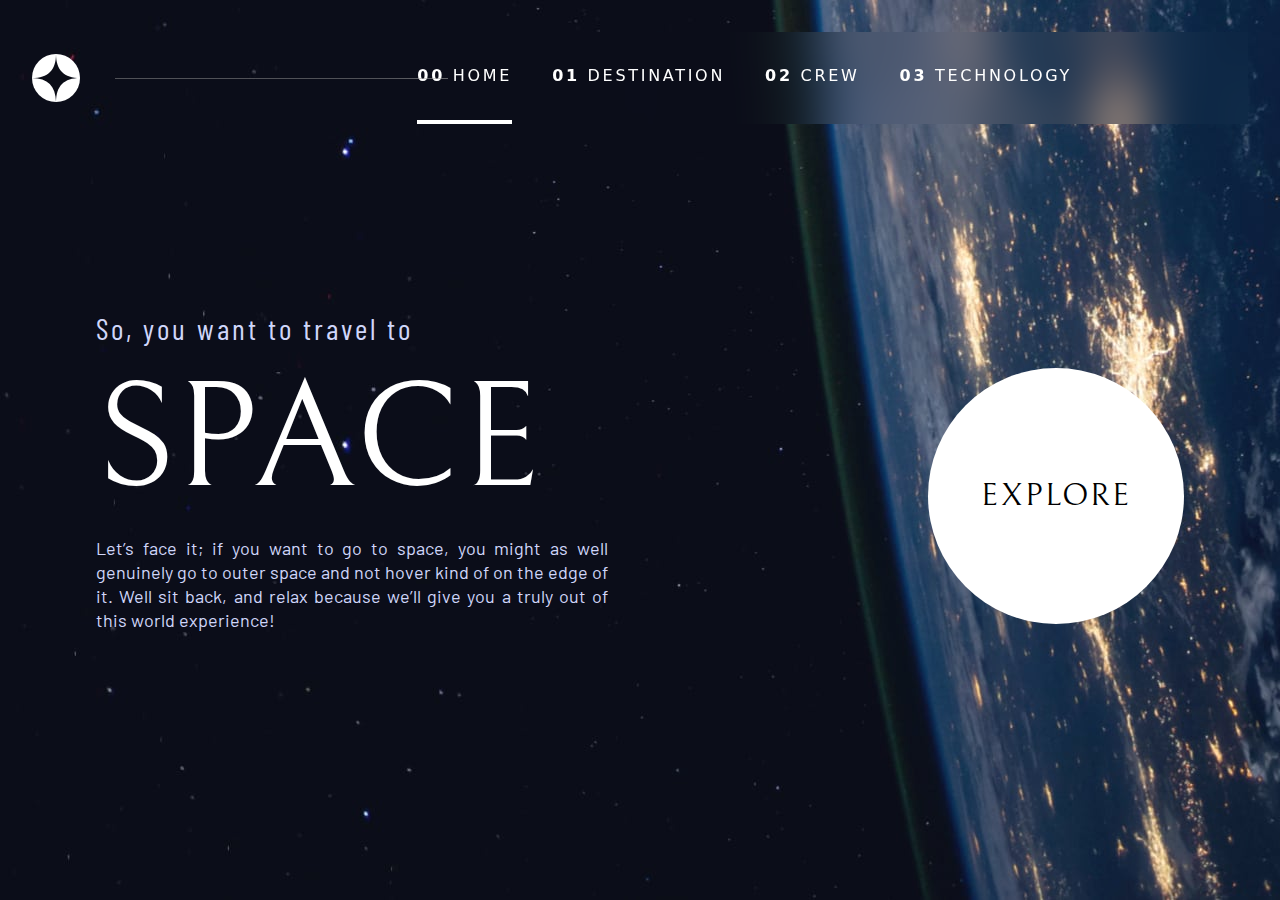
<file: index.html>
<!DOCTYPE html>
<html lang="en">
  <head>
    <meta charset="UTF-8" />
    <meta name="viewport" content="width=device-width, initial-scale=1.0" />
    <link href="./styles/output.css" rel="stylesheet" />
    <link
      rel="icon"
      type="image/png"
      sizes="32x32"
      href="./assets/favicon-32x32.png"
    />
    <link rel="preconnect" href="https://fonts.googleapis.com" />
    <link rel="preconnect" href="https://fonts.gstatic.com" crossorigin />
    <link
      href="https://fonts.googleapis.com/css2?family=Barlow&family=Barlow+Condensed&family=Bellefair&display=swap"
      rel="stylesheet"
    />

    <title>Frontend Mentor | Space tourism website</title>
  </head>

  <body
    class="bg-hero-bg-mobile md:bg-hero-bg font-space h-screen w-full bg-black bg-cover text-white"
  >
    <nav class="relative flex flex-row items-center justify-between p-8">
      <a href="/" class="logo h-[40px] w-[40px] lg:h-[48px] lg:w-[48px]">
        <img src="./assets//shared/logo.svg" alt="logo" srcset="" />
      </a>
      <div class="` relative hidden backdrop-blur-xl backdrop-filter md:block">
        <div
          class="line absolute top-[50%] right-[50rem] z-50 hidden h-[0.5px] bg-[#979797] opacity-50 backdrop-blur-xl backdrop-filter lg:block lg:w-[18vw] xl:w-[26vw]"
        ></div>
        <ul
          class="flex cursor-pointer flex-row space-x-10 uppercase tracking-[2.7px] lg:w-full lg:pr-44 lg:pl-20"
        >
          <a href="/"
            ><li class="border-b-4 border-white py-8"><b>00</b> Home</li></a
          >
          <a href="/destination-moon.html"
            ><li
              class="border-b-4 border-transparent py-8 hover:border-gray-500"
            >
              <b>01</b> Destination
            </li></a
          >
          <a href="/crew-commander.html"
            ><li
              class="border-b-4 border-transparent py-8 hover:border-gray-500"
            >
              <b>02</b> Crew
            </li></a
          >
          <a href="/technology-vehicle.html"
            ><li
              class="border-b-4 border-transparent py-8 hover:border-gray-500"
            >
              <b>03</b> Technology
            </li></a
          >
        </ul>
      </div>
      <div class="hamburger md:hidden">
        <svg xmlns="http://www.w3.org/2000/svg" width="24" height="21">
          <g fill="#D0D6F9" fill-rule="evenodd">
            <path d="M0 0h24v3H0zM0 9h24v3H0zM0 18h24v3H0z" />
          </g>
        </svg>
      </div>
      <aside
        class="side-nav bg-[rgba(255, 0, 0, 0.5)] absolute top-0 right-0 bottom-0 left-auto h-screen w-[70vw] origin-right scale-x-0 backdrop-blur-2xl backdrop-filter transition-all duration-300 md:hidden"
      >
        <div class="close-btn m-5 flex justify-end">
          <svg xmlns="http://www.w3.org/2000/svg" width="20" height="21">
            <g fill="#D0D6F9" fill-rule="evenodd">
              <path d="M2.575.954l16.97 16.97-2.12 2.122L.455 3.076z" />
              <path d="M.454 17.925L17.424.955l2.122 2.12-16.97 16.97z" />
            </g>
          </svg>
        </div>
        <ul class="mt-44 ml-10 cursor-pointer uppercase tracking-[2.7px]">
          <a href="/"
            ><li class="mb-10 border-r-4 border-white"><b>00</b> Home</li></a
          >
          <a href="/destination-moon.html"
            ><li
              class="mb-10 border-r-4 border-transparent hover:border-gray-500"
            >
              <b>01</b> Destination
            </li></a
          >
          <a href="/crew-commander.html"
            ><li
              class="mb-10 border-r-4 border-transparent hover:border-gray-500"
            >
              <b>02</b> Crew
            </li></a
          >
          <a href="/technology-vehicle.html"
            ><li class="border-r-4 border-transparent hover:border-gray-500">
              <b>03</b> Technology
            </li></a
          >
        </ul>
      </aside>
    </nav>

    <main
      class="mt-[12%] flex flex-col justify-around gap-20 text-center align-bottom md:gap-32 lg:flex-row"
    >
      <div class="self-center sm:w-[92%] md:w-[70%] lg:w-[40%]">
        <header>
          <h1
            class="font-barlow-condensed mb-5 w-full text-[28px] tracking-widest text-space-purple md:text-3xl lg:text-justify"
          >
            So, you want to travel to
            <div
              class="font-bellefair mt-5 text-8xl uppercase tracking-normal text-white md:text-[150px]"
            >
              Space
            </div>
          </h1>
        </header>
        <article
          class="font-barlow w-full text-[18px] leading-6 text-space-purple lg:text-justify"
        >
          Let’s face it; if you want to go to space, you might as well genuinely
          go to outer space and not hover kind of on the edge of it. Well sit
          back, and relax because we’ll give you a truly out of this world
          experience!
        </article>
      </div>
      <div
        type="button"
        class="font-bellefair my-2 flex h-48 w-48 cursor-pointer items-center justify-center self-center rounded-full bg-white text-[20px] uppercase tracking-[1.25px] text-black ring-[rgba(225,225,225,0.2)] transition duration-300 ease-in-out hover:ring-[5rem] md:h-60 md:w-60 md:text-[32px] md:tracking-[2px] lg:h-64 lg:w-64 lg:self-end"
      >
        <div>Explore</div>
      </div>
    </main>
  </body>
  <script src="/scripts/index.js"></script>
</html>
</file>
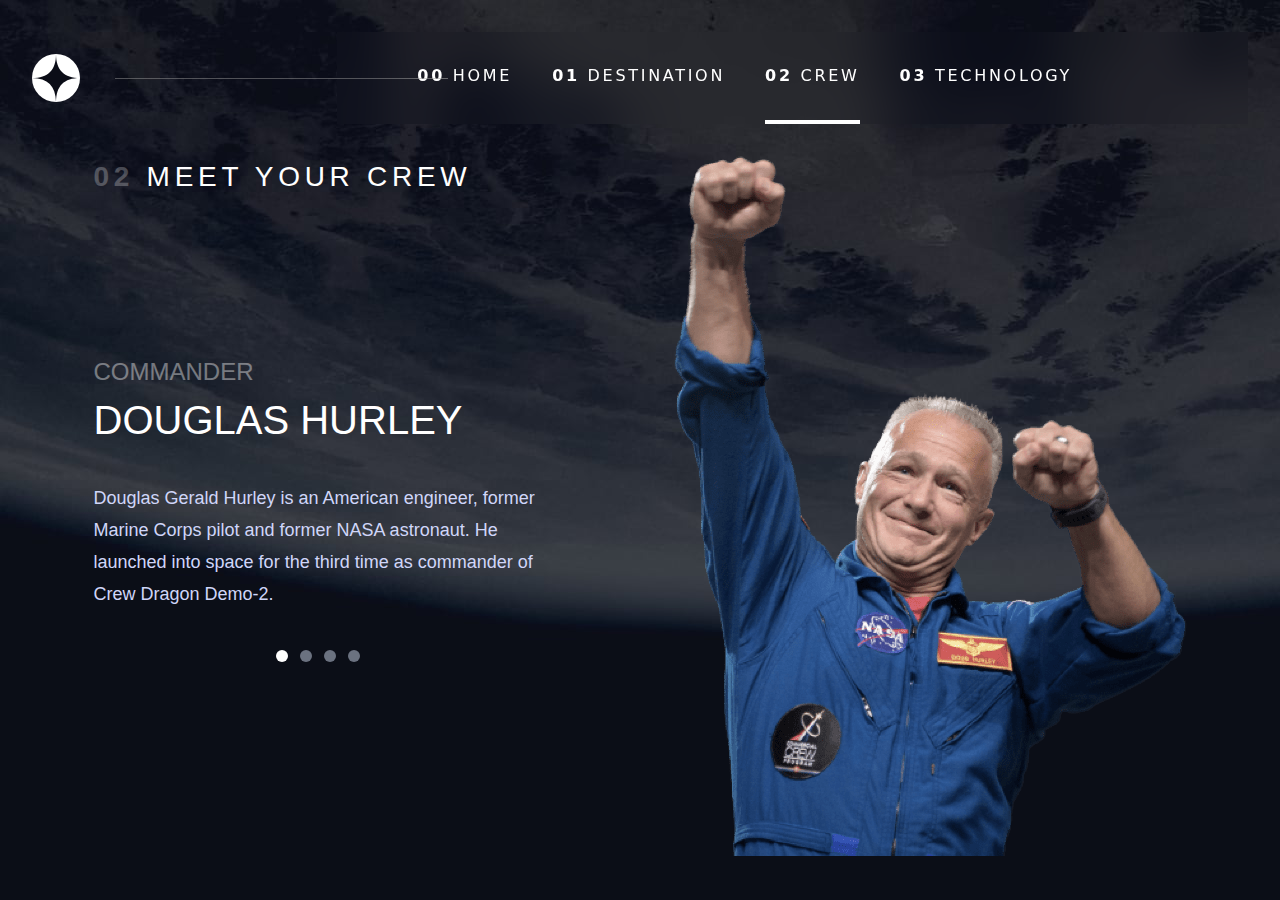
<file: crew-commander.html>
<!DOCTYPE html>
<html lang="en">
  <head>
    <meta charset="UTF-8" />
    <meta name="viewport" content="width=device-width, initial-scale=1.0" />

    <link
      rel="icon"
      type="image/png"
      sizes="32x32"
      href="./assets/favicon-32x32.png"
    />
    <link rel="stylesheet" href="styles/output.css" />
    <script src="/scripts/index.js" defer></script>
    <title>Frontend Mentor | Space tourism website</title>
  </head>
  <body
    class="bg-crew-mobile md:bg-crew-tablet lg:bg-crew-desktop font-space h-screen w-full bg-black bg-cover text-white"
  >
    <nav class="relative flex flex-row items-center justify-between p-8">
      <a href="/" class="logo h-[40px] w-[40px] lg:h-[48px] lg:w-[48px]">
        <img src="./assets//shared/logo.svg" alt="logo" srcset="" />
      </a>
      <div class="` relative hidden backdrop-blur-xl backdrop-filter md:block">
        <div
          class="line absolute top-[50%] right-[50rem] z-50 hidden h-[0.5px] bg-[#979797] opacity-50 backdrop-blur-xl backdrop-filter lg:block lg:w-[18vw] xl:w-[26vw]"
        ></div>
        <ul
          class="flex cursor-pointer flex-row space-x-10 uppercase tracking-[2.7px] lg:w-full lg:pr-44 lg:pl-20"
        >
          <a href="/"
            ><li
              class="border-b-4 border-transparent py-8 hover:border-gray-500"
            >
              <b>00</b> Home
            </li></a
          >
          <a
            href="/destination-moon.html"
            class="border-b-4 border-transparent py-8 hover:border-gray-500"
            ><li><b>01</b> Destination</li></a
          >
          <a href="/crew-commander.html"
            ><li class="border-b-4 border-white py-8"><b>02</b> Crew</li></a
          >
          <a href="/technology-vehicle.html"
            ><li
              class="border-b-4 border-transparent py-8 hover:border-gray-500"
            >
              <b>03</b> Technology
            </li></a
          >
        </ul>
      </div>
      <div class="hamburger md:hidden">
        <svg xmlns="http://www.w3.org/2000/svg" width="24" height="21">
          <g fill="#D0D6F9" fill-rule="evenodd">
            <path d="M0 0h24v3H0zM0 9h24v3H0zM0 18h24v3H0z" />
          </g>
        </svg>
      </div>
      <aside
        class="side-nav bg-[rgba(255, 0, 0, 0.5)] absolute top-0 right-0 bottom-0 left-auto h-screen w-[70vw] origin-right scale-x-0 backdrop-blur-2xl backdrop-filter transition-all duration-300 md:hidden"
      >
        <div class="close-btn m-5 flex justify-end">
          <svg xmlns="http://www.w3.org/2000/svg" width="20" height="21">
            <g fill="#D0D6F9" fill-rule="evenodd">
              <path d="M2.575.954l16.97 16.97-2.12 2.122L.455 3.076z" />
              <path d="M.454 17.925L17.424.955l2.122 2.12-16.97 16.97z" />
            </g>
          </svg>
        </div>
        <ul class="mt-44 ml-10 cursor-pointer uppercase tracking-[2.7px]">
          <a href="/"
            ><li class="mb-10 border-r-4 border-transparent">
              <b>00</b> Home
            </li></a
          >
          <a href="/destination-moon.html"
            ><li class="mb-10 border-r-4 border-white hover:border-gray-500">
              <b>01</b> Destination
            </li></a
          >
          <a href="/crew-commander.html"
            ><li
              class="mb-10 border-r-4 border-transparent hover:border-gray-500"
            >
              <b>02</b> Crew
            </li></a
          >
          <a href="/technology-vehicle.html"
            ><li class="border-r-4 border-transparent hover:border-gray-500">
              <b>03</b> Technology
            </li></a
          >
        </ul>
      </aside>
    </nav>
    <main class="px-8 text-center md:text-left lg:px-12">
      <div
        class="font-barlow-condensed mb-10 uppercase tracking-[2.7px] md:mt-10 md:mb-10 md:text-[20px] md:tracking-[3.38px] lg:ml-32 lg:mb-0 lg:hidden lg:text-[28px] lg:tracking-[4.72px]"
      >
        <b class="opacity-25">02</b> Meet your crew
      </div>
      <div
        class="flex flex-col items-start justify-around text-center md:flex-col-reverse md:gap-10 md:px-28 lg:flex-row-reverse lg:gap-0 lg:px-0 lg:text-left"
      >
        <div
          class="self-start border-b-[1px] border-gray-500 px-14 md:self-center md:border-0 md:px-14 lg:px-0"
        >
          <img
            src="/assets/crew/image-douglas-hurley.png"
            alt="commander hurlay douglas "
            srcset=""
          />
        </div>
        <div class="flex flex-col md:flex-col-reverse lg:mr-10">
          <div
            id="circle-navigation"
            class="my-10 flex items-center justify-center gap-3"
          >
            <a href="/crew-commander.html">
              <div class="h-3 w-3 rounded-full bg-white"></div>
            </a>
            <a href="/crew-specialist.html">
              <div class="h-3 w-3 rounded-full bg-gray-500"></div>
            </a>
            <a href="/crew-pilot.html">
              <div class="h-3 w-3 rounded-full bg-gray-500"></div>
            </a>
            <a href="/crew-engineer.html">
              <div class="h-3 w-3 rounded-full bg-gray-500"></div>
            </a>
          </div>
          <div class="space-y-3 lg:flex lg:w-[35vw] lg:flex-col lg:gap-36">
            <div
              class="font-barlow-condensed mb-10 hidden uppercase tracking-[2.7px] md:mt-0 md:mb-0 md:text-[20px] md:tracking-[3.38px] lg:ml-0 lg:mb-0 lg:block lg:self-start lg:text-[28px] lg:tracking-[4.72px]"
            >
              <b class="opacity-25">02</b> Meet your crew
            </div>
            <div>
              <div
                id="title"
                class="font-bellefair uppercase opacity-40 md:text-[24px]"
              >
                Commander
              </div>
              <div
                id="name"
                class="font-bellefair text-[24px] uppercase md:text-[40px]"
              >
                Douglas Hurley
              </div>
              <article
                class="font-barlow text-space-purple text-[15px] md:text-[16px] md:leading-[28px] lg:mt-8 lg:text-[18px] lg:leading-[32px]"
              >
                Douglas Gerald Hurley is an American engineer, former Marine
                Corps pilot and former NASA astronaut. He launched into space
                for the third time as commander of Crew Dragon Demo-2.
              </article>
            </div>
          </div>
        </div>
      </div>
    </main>
  </body>
  <script src="/scripts/index.js" />
</html>
</file>
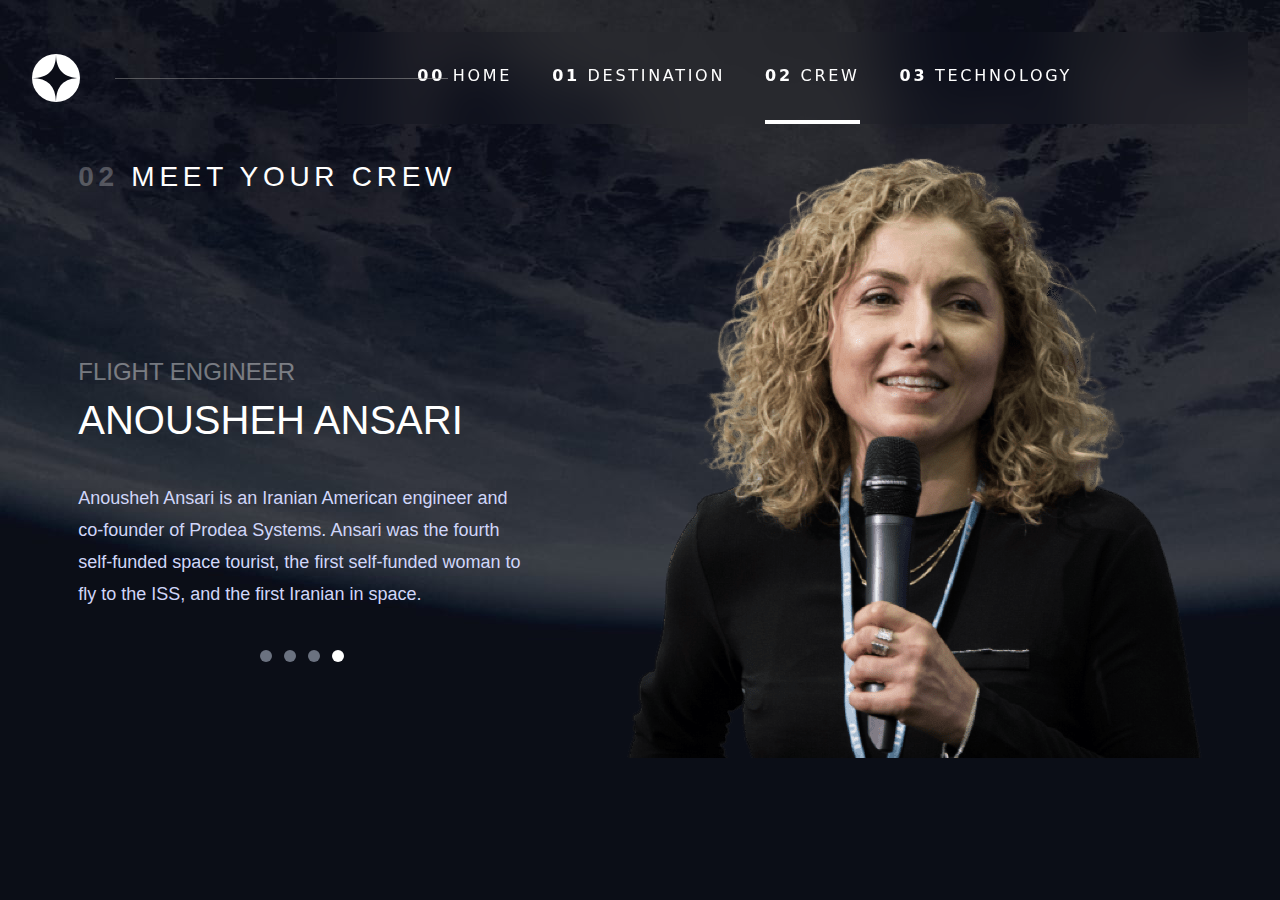
<file: crew-engineer.html>
<!DOCTYPE html>
<html lang="en">
  <head>
    <meta charset="UTF-8" />
    <meta name="viewport" content="width=device-width, initial-scale=1.0" />

    <link
      rel="icon"
      type="image/png"
      sizes="32x32"
      href="./assets/favicon-32x32.png"
    />
    <link rel="stylesheet" href="styles/output.css" />
    <script src="/scripts/index.js" defer></script>

    <title>Frontend Mentor | Space tourism website</title>
  </head>
  <body
    class="bg-crew-mobile md:bg-crew-tablet lg:bg-crew-desktop font-space h-screen w-full bg-black bg-cover text-white"
  >
    <nav class="relative flex flex-row items-center justify-between p-8">
      <a href="/" class="logo h-[40px] w-[40px] lg:h-[48px] lg:w-[48px]">
        <img src="./assets//shared/logo.svg" alt="logo" srcset="" />
      </a>
      <div class="` relative hidden backdrop-blur-xl backdrop-filter md:block">
        <div
          class="line absolute top-[50%] right-[50rem] z-50 hidden h-[0.5px] bg-[#979797] opacity-50 backdrop-blur-xl backdrop-filter lg:block lg:w-[18vw] xl:w-[26vw]"
        ></div>
        <ul
          class="flex cursor-pointer flex-row space-x-10 uppercase tracking-[2.7px] lg:w-full lg:pr-44 lg:pl-20"
        >
          <a href="/"
            ><li
              class="border-b-4 border-transparent py-8 hover:border-gray-500"
            >
              <b>00</b> Home
            </li></a
          >
          <a
            href="/destination-moon.html"
            class="border-b-4 border-transparent py-8 hover:border-gray-500"
            ><li><b>01</b> Destination</li></a
          >
          <a href="/crew-commander.html"
            ><li class="border-b-4 border-white py-8"><b>02</b> Crew</li></a
          >
          <a href="/technology-vehicle.html"
            ><li
              class="border-b-4 border-transparent py-8 hover:border-gray-500"
            >
              <b>03</b> Technology
            </li></a
          >
        </ul>
      </div>
      <div class="hamburger md:hidden">
        <svg xmlns="http://www.w3.org/2000/svg" width="24" height="21">
          <g fill="#D0D6F9" fill-rule="evenodd">
            <path d="M0 0h24v3H0zM0 9h24v3H0zM0 18h24v3H0z" />
          </g>
        </svg>
      </div>
      <aside
        class="side-nav bg-[rgba(255, 0, 0, 0.5)] absolute top-0 right-0 bottom-0 left-auto h-screen w-[70vw] origin-right scale-x-0 backdrop-blur-2xl backdrop-filter transition-all duration-300 md:hidden"
      >
        <div class="close-btn m-5 flex justify-end">
          <svg xmlns="http://www.w3.org/2000/svg" width="20" height="21">
            <g fill="#D0D6F9" fill-rule="evenodd">
              <path d="M2.575.954l16.97 16.97-2.12 2.122L.455 3.076z" />
              <path d="M.454 17.925L17.424.955l2.122 2.12-16.97 16.97z" />
            </g>
          </svg>
        </div>
        <ul class="mt-44 ml-10 cursor-pointer uppercase tracking-[2.7px]">
          <a href="/"
            ><li class="mb-10 border-r-4 border-transparent">
              <b>00</b> Home
            </li></a
          >
          <a href="/destination-moon.html"
            ><li class="mb-10 border-r-4 border-white hover:border-gray-500">
              <b>01</b> Destination
            </li></a
          >
          <a href="/crew-commander.html"
            ><li
              class="mb-10 border-r-4 border-transparent hover:border-gray-500"
            >
              <b>02</b> Crew
            </li></a
          >
          <a href="/technology-vehicle.html"
            ><li class="border-r-4 border-transparent hover:border-gray-500">
              <b>03</b> Technology
            </li></a
          >
        </ul>
      </aside>
    </nav>
    <main class="px-8 text-center md:text-left lg:px-12">
      <div
        class="font-barlow-condensed mb-10 uppercase tracking-[2.7px] md:mt-10 md:mb-10 md:text-[20px] md:tracking-[3.38px] lg:ml-32 lg:mb-0 lg:hidden lg:text-[28px] lg:tracking-[4.72px]"
      >
        <b class="opacity-25">02</b> Meet your crew
      </div>
      <div
        class="flex flex-col items-start justify-around text-center md:flex-col-reverse md:gap-10 md:px-28 lg:flex-row-reverse lg:gap-0 lg:px-0 lg:text-left"
      >
        <div
          class="self-start border-b-[1px] border-gray-500 px-14 md:self-center md:border-0 md:px-14 lg:px-0"
        >
          <img
            src="/assets/crew/image-anousheh-ansari.png"
            alt="commander hurlay douglas "
            srcset=""
          />
        </div>
        <div class="flex flex-col md:flex-col-reverse lg:mr-10">
          <div
            id="circle-navigation"
            class="my-10 flex items-center justify-center gap-3"
          >
            <a href="/crew-commander.html">
              <div class="h-3 w-3 rounded-full bg-gray-500"></div>
            </a>
            <a href="/crew-specialist.html">
              <div class="h-3 w-3 rounded-full bg-gray-500"></div>
            </a>
            <a href="/crew-pilot.html">
              <div class="h-3 w-3 rounded-full bg-gray-500"></div>
            </a>
            <a href="/crew-engineer.html">
              <div class="h-3 w-3 rounded-full bg-white"></div>
            </a>
          </div>
          <div class="space-y-3 lg:flex lg:w-[35vw] lg:flex-col lg:gap-36">
            <div
              class="font-barlow-condensed mb-10 hidden uppercase tracking-[2.7px] md:mt-0 md:mb-0 md:text-[20px] md:tracking-[3.38px] lg:ml-0 lg:mb-0 lg:block lg:self-start lg:text-[28px] lg:tracking-[4.72px]"
            >
              <b class="opacity-25">02</b> Meet your crew
            </div>
            <div>
              <div
                id="title"
                class="font-bellefair uppercase opacity-40 md:text-[24px]"
              >
                Flight Engineer
              </div>
              <div
                id="name"
                class="font-bellefair text-[24px] uppercase md:text-[40px]"
              >
                Anousheh Ansari
              </div>
              <article
                class="font-barlow text-space-purple text-[15px] md:text-[16px] md:leading-[28px] lg:mt-8 lg:text-[18px] lg:leading-[32px]"
              >
                Anousheh Ansari is an Iranian American engineer and co-founder
                of Prodea Systems. Ansari was the fourth self-funded space
                tourist, the first self-funded woman to fly to the ISS, and the
                first Iranian in space.
              </article>
            </div>
          </div>
        </div>
      </div>
    </main>
  </body>
  <script src="/scripts/index.js" />
</html>
</file>
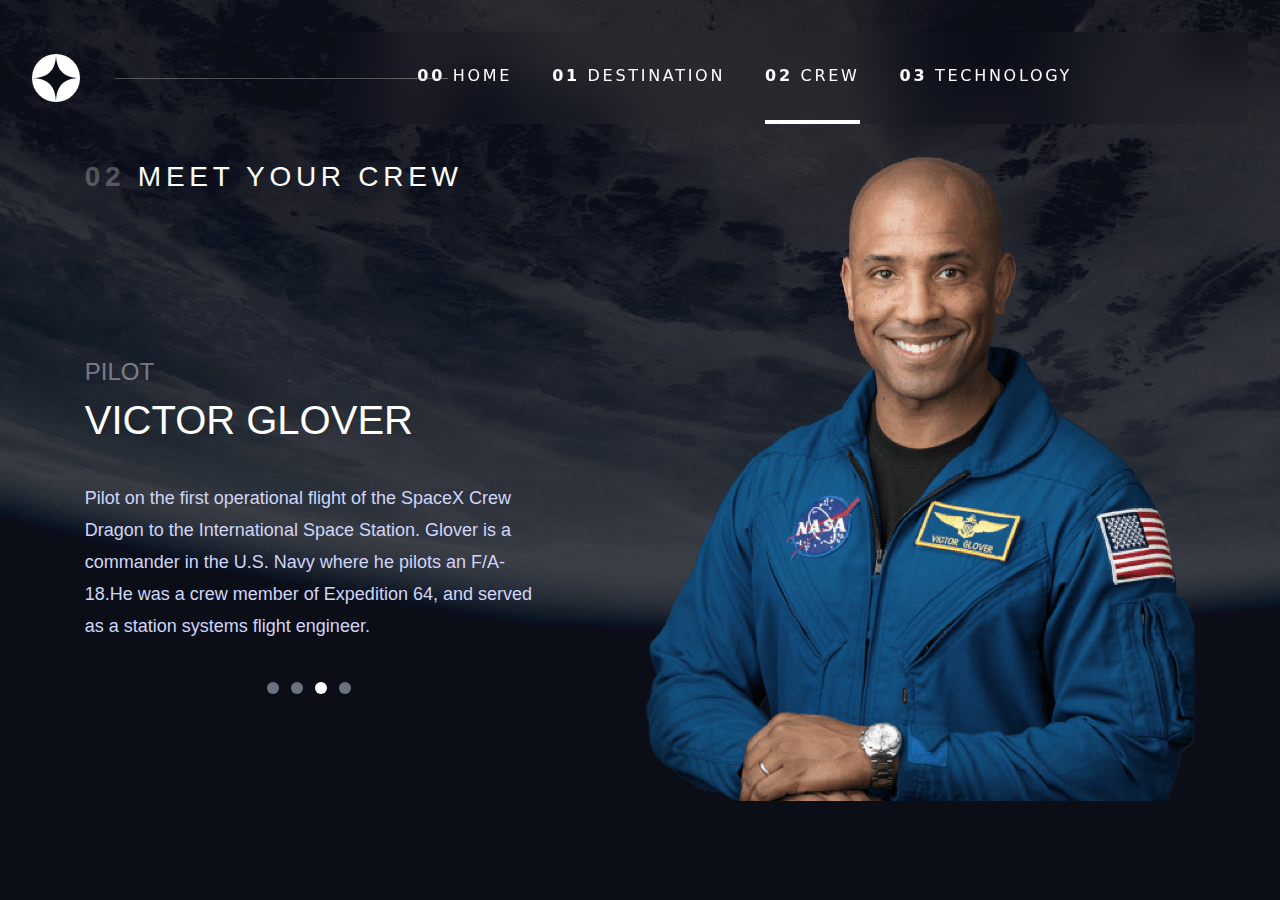
<file: crew-pilot.html>
<!DOCTYPE html>
<html lang="en">
  <head>
    <meta charset="UTF-8" />
    <meta name="viewport" content="width=device-width, initial-scale=1.0" />

    <link
      rel="icon"
      type="image/png"
      sizes="32x32"
      href="./assets/favicon-32x32.png"
    />
    <link rel="stylesheet" href="styles/output.css" />
    <script src="/scripts/index.js" defer></script>

    <title>Frontend Mentor | Space tourism website</title>
  </head>
  <body
    class="bg-crew-mobile md:bg-crew-tablet lg:bg-crew-desktop font-space h-screen w-full bg-black bg-cover text-white"
  >
    <nav class="relative flex flex-row items-center justify-between p-8">
      <a href="/" class="logo h-[40px] w-[40px] lg:h-[48px] lg:w-[48px]">
        <img src="./assets//shared/logo.svg" alt="logo" srcset="" />
      </a>
      <div class="` relative hidden backdrop-blur-xl backdrop-filter md:block">
        <div
          class="line absolute top-[50%] right-[50rem] z-50 hidden h-[0.5px] bg-[#979797] opacity-50 backdrop-blur-xl backdrop-filter lg:block lg:w-[18vw] xl:w-[26vw]"
        ></div>
        <ul
          class="flex cursor-pointer flex-row space-x-10 uppercase tracking-[2.7px] lg:w-full lg:pr-44 lg:pl-20"
        >
          <a href="/"
            ><li
              class="border-b-4 border-transparent py-8 hover:border-gray-500"
            >
              <b>00</b> Home
            </li></a
          >
          <a
            href="/destination-moon.html"
            class="border-b-4 border-transparent py-8 hover:border-gray-500"
            ><li><b>01</b> Destination</li></a
          >
          <a href="/crew-commander.html"
            ><li class="border-b-4 border-white py-8"><b>02</b> Crew</li></a
          >
          <a href="/technology-vehicle.html"
            ><li
              class="border-b-4 border-transparent py-8 hover:border-gray-500"
            >
              <b>03</b> Technology
            </li></a
          >
        </ul>
      </div>
      <div class="hamburger md:hidden">
        <svg xmlns="http://www.w3.org/2000/svg" width="24" height="21">
          <g fill="#D0D6F9" fill-rule="evenodd">
            <path d="M0 0h24v3H0zM0 9h24v3H0zM0 18h24v3H0z" />
          </g>
        </svg>
      </div>
      <aside
        class="side-nav bg-[rgba(255, 0, 0, 0.5)] absolute top-0 right-0 bottom-0 left-auto h-screen w-[70vw] origin-right scale-x-0 backdrop-blur-2xl backdrop-filter transition-all duration-300 md:hidden"
      >
        <div class="close-btn m-5 flex justify-end">
          <svg xmlns="http://www.w3.org/2000/svg" width="20" height="21">
            <g fill="#D0D6F9" fill-rule="evenodd">
              <path d="M2.575.954l16.97 16.97-2.12 2.122L.455 3.076z" />
              <path d="M.454 17.925L17.424.955l2.122 2.12-16.97 16.97z" />
            </g>
          </svg>
        </div>
        <ul class="mt-44 ml-10 cursor-pointer uppercase tracking-[2.7px]">
          <a href="/"
            ><li class="mb-10 border-r-4 border-transparent">
              <b>00</b> Home
            </li></a
          >
          <a href="/destination-moon.html"
            ><li class="mb-10 border-r-4 border-white hover:border-gray-500">
              <b>01</b> Destination
            </li></a
          >
          <a href="/crew-commander.html"
            ><li
              class="mb-10 border-r-4 border-transparent hover:border-gray-500"
            >
              <b>02</b> Crew
            </li></a
          >
          <a href="/technology-vehicle.html"
            ><li class="border-r-4 border-transparent hover:border-gray-500">
              <b>03</b> Technology
            </li></a
          >
        </ul>
      </aside>
    </nav>
    <main class="px-8 text-center md:text-left lg:px-12">
      <div
        class="font-barlow-condensed mb-10 uppercase tracking-[2.7px] md:mt-10 md:mb-10 md:text-[20px] md:tracking-[3.38px] lg:ml-32 lg:mb-0 lg:hidden lg:text-[28px] lg:tracking-[4.72px]"
      >
        <b class="opacity-25">02</b> Meet your crew
      </div>
      <div
        class="flex flex-col items-start justify-around text-center md:flex-col-reverse md:gap-10 md:px-28 lg:flex-row-reverse lg:gap-0 lg:px-0 lg:text-left"
      >
        <div
          class="self-start border-b-[1px] border-gray-500 px-14 md:self-center md:border-0 md:px-14 lg:px-0"
        >
          <img
            src="/assets/crew/image-victor-glover.png"
            alt="commander hurlay douglas "
            srcset=""
          />
        </div>
        <div class="flex flex-col md:flex-col-reverse lg:mr-10">
          <div
            id="circle-navigation"
            class="my-10 flex items-center justify-center gap-3"
          >
            <a href="/crew-commander.html">
              <div class="h-3 w-3 rounded-full bg-gray-500"></div>
            </a>
            <a href="/crew-specialist.html">
              <div class="h-3 w-3 rounded-full bg-gray-500"></div>
            </a>
            <a href="/crew-pilot.html">
              <div class="h-3 w-3 rounded-full bg-white"></div>
            </a>
            <a href="/crew-engineer.html">
              <div class="h-3 w-3 rounded-full bg-gray-500"></div>
            </a>
          </div>
          <div class="space-y-3 lg:flex lg:w-[35vw] lg:flex-col lg:gap-36">
            <div
              class="font-barlow-condensed mb-10 hidden uppercase tracking-[2.7px] md:mt-0 md:mb-0 md:text-[20px] md:tracking-[3.38px] lg:ml-0 lg:mb-0 lg:block lg:self-start lg:text-[28px] lg:tracking-[4.72px]"
            >
              <b class="opacity-25">02</b> Meet your crew
            </div>
            <div>
              <div
                id="title"
                class="font-bellefair uppercase opacity-40 md:text-[24px]"
              >
                PILOT
              </div>
              <div
                id="name"
                class="font-bellefair text-[24px] uppercase md:text-[40px]"
              >
                Victor Glover
              </div>
              <article
                class="font-barlow text-space-purple text-[15px] md:text-[16px] md:leading-[28px] lg:mt-8 lg:text-[18px] lg:leading-[32px]"
              >
                Pilot on the first operational flight of the SpaceX Crew Dragon
                to the International Space Station. Glover is a commander in the
                U.S. Navy where he pilots an F/A-18.He was a crew member of
                Expedition 64, and served as a station systems flight engineer.
              </article>
            </div>
          </div>
        </div>
      </div>
    </main>
  </body>
  <script src="/scripts/index.js" />
</html>
</file>
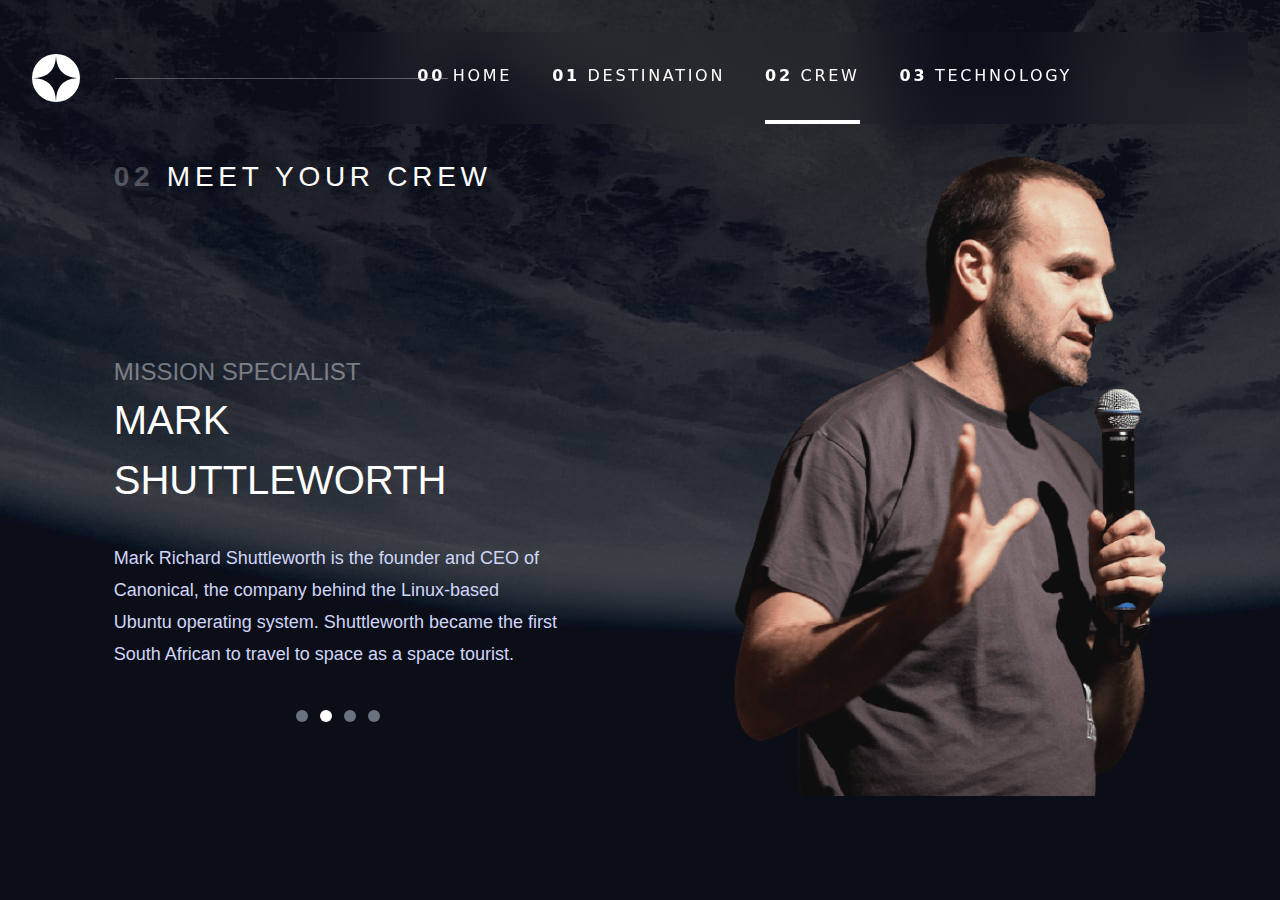
<file: crew-specialist.html>
<!DOCTYPE html>
<html lang="en">
  <head>
    <meta charset="UTF-8" />
    <meta name="viewport" content="width=device-width, initial-scale=1.0" />

    <link
      rel="icon"
      type="image/png"
      sizes="32x32"
      href="./assets/favicon-32x32.png"
    />
    <link rel="stylesheet" href="styles/output.css" />
    <script src="/scripts/index.js" defer></script>

    <title>Frontend Mentor | Space tourism website</title>
  </head>
  <body
    class="bg-crew-mobile md:bg-crew-tablet lg:bg-crew-desktop font-space h-screen w-full bg-black bg-cover text-white"
  >
    <nav class="relative flex flex-row items-center justify-between p-8">
      <a href="/" class="logo h-[40px] w-[40px] lg:h-[48px] lg:w-[48px]">
        <img src="./assets//shared/logo.svg" alt="logo" srcset="" />
      </a>
      <div class="` relative hidden backdrop-blur-xl backdrop-filter md:block">
        <div
          class="line absolute top-[50%] right-[50rem] z-50 hidden h-[0.5px] bg-[#979797] opacity-50 backdrop-blur-xl backdrop-filter lg:block lg:w-[18vw] xl:w-[26vw]"
        ></div>
        <ul
          class="flex cursor-pointer flex-row space-x-10 uppercase tracking-[2.7px] lg:w-full lg:pr-44 lg:pl-20"
        >
          <a href="/"
            ><li
              class="border-b-4 border-transparent py-8 hover:border-gray-500"
            >
              <b>00</b> Home
            </li></a
          >
          <a
            href="/destination-moon.html"
            class="border-b-4 border-transparent py-8 hover:border-gray-500"
            ><li><b>01</b> Destination</li></a
          >
          <a href="/crew-commander.html"
            ><li class="border-b-4 border-white py-8"><b>02</b> Crew</li></a
          >
          <a href="/technology-vehicle.html"
            ><li
              class="border-b-4 border-transparent py-8 hover:border-gray-500"
            >
              <b>03</b> Technology
            </li></a
          >
        </ul>
      </div>
      <div class="hamburger md:hidden">
        <svg xmlns="http://www.w3.org/2000/svg" width="24" height="21">
          <g fill="#D0D6F9" fill-rule="evenodd">
            <path d="M0 0h24v3H0zM0 9h24v3H0zM0 18h24v3H0z" />
          </g>
        </svg>
      </div>
      <aside
        class="side-nav bg-[rgba(255, 0, 0, 0.5)] absolute top-0 right-0 bottom-0 left-auto h-screen w-[70vw] origin-right scale-x-0 backdrop-blur-2xl backdrop-filter transition-all duration-300 md:hidden"
      >
        <div class="close-btn m-5 flex justify-end">
          <svg xmlns="http://www.w3.org/2000/svg" width="20" height="21">
            <g fill="#D0D6F9" fill-rule="evenodd">
              <path d="M2.575.954l16.97 16.97-2.12 2.122L.455 3.076z" />
              <path d="M.454 17.925L17.424.955l2.122 2.12-16.97 16.97z" />
            </g>
          </svg>
        </div>
        <ul class="mt-44 ml-10 cursor-pointer uppercase tracking-[2.7px]">
          <a href="/"
            ><li class="mb-10 border-r-4 border-transparent">
              <b>00</b> Home
            </li></a
          >
          <a href="/destination-moon.html"
            ><li class="mb-10 border-r-4 border-white hover:border-gray-500">
              <b>01</b> Destination
            </li></a
          >
          <a href="/crew-commander.html"
            ><li
              class="mb-10 border-r-4 border-transparent hover:border-gray-500"
            >
              <b>02</b> Crew
            </li></a
          >
          <a href="/technology-vehicle.html"
            ><li class="border-r-4 border-transparent hover:border-gray-500">
              <b>03</b> Technology
            </li></a
          >
        </ul>
      </aside>
    </nav>
    <main class="px-8 text-center md:text-left lg:px-12">
      <div
        class="font-barlow-condensed mb-10 uppercase tracking-[2.7px] md:mt-10 md:mb-10 md:text-[20px] md:tracking-[3.38px] lg:ml-32 lg:mb-0 lg:hidden lg:text-[28px] lg:tracking-[4.72px]"
      >
        <b class="opacity-25">02</b> Meet your crew
      </div>
      <div
        class="flex flex-col items-start justify-around text-center md:flex-col-reverse md:gap-10 md:px-28 lg:flex-row-reverse lg:gap-0 lg:px-0 lg:text-left"
      >
        <div
          class="self-start border-b-[1px] border-gray-500 px-14 md:self-center md:border-0 md:px-14 lg:px-0"
        >
          <img
            src="/assets/crew/image-mark-shuttleworth.png"
            alt="commander hurlay douglas "
            srcset=""
          />
        </div>
        <div class="flex flex-col md:flex-col-reverse lg:mr-10">
          <div
            id="circle-navigation"
            class="my-10 flex items-center justify-center gap-3"
          >
            <a href="/crew-commander.html">
              <div class="h-3 w-3 rounded-full bg-gray-500"></div>
            </a>
            <a href="/crew-specialist.html">
              <div class="h-3 w-3 rounded-full bg-white"></div>
            </a>
            <a href="/crew-pilot.html">
              <div class="h-3 w-3 rounded-full bg-gray-500"></div>
            </a>
            <a href="/crew-engineer.html">
              <div class="h-3 w-3 rounded-full bg-gray-500"></div>
            </a>
          </div>
          <div class="space-y-3 lg:flex lg:w-[35vw] lg:flex-col lg:gap-36">
            <div
              class="font-barlow-condensed mb-10 hidden uppercase tracking-[2.7px] md:mt-0 md:mb-0 md:text-[20px] md:tracking-[3.38px] lg:ml-0 lg:mb-0 lg:block lg:self-start lg:text-[28px] lg:tracking-[4.72px]"
            >
              <b class="opacity-25">02</b> Meet your crew
            </div>
            <div>
              <div
                id="title"
                class="font-bellefair uppercase opacity-40 md:text-[24px]"
              >
                Mission Specialist
              </div>
              <div
                id="name"
                class="font-bellefair text-[24px] uppercase md:text-[40px]"
              >
                MARK SHUTTLEWORTH
              </div>
              <article
                class="font-barlow text-space-purple text-[15px] md:text-[16px] md:leading-[28px] lg:mt-8 lg:text-[18px] lg:leading-[32px]"
              >
                Mark Richard Shuttleworth is the founder and CEO of Canonical,
                the company behind the Linux-based Ubuntu operating system.
                Shuttleworth became the first South African to travel to space
                as a space tourist.
              </article>
            </div>
          </div>
        </div>
      </div>
    </main>
  </body>
  <script src="/scripts/index.js" />
</html>
</file>
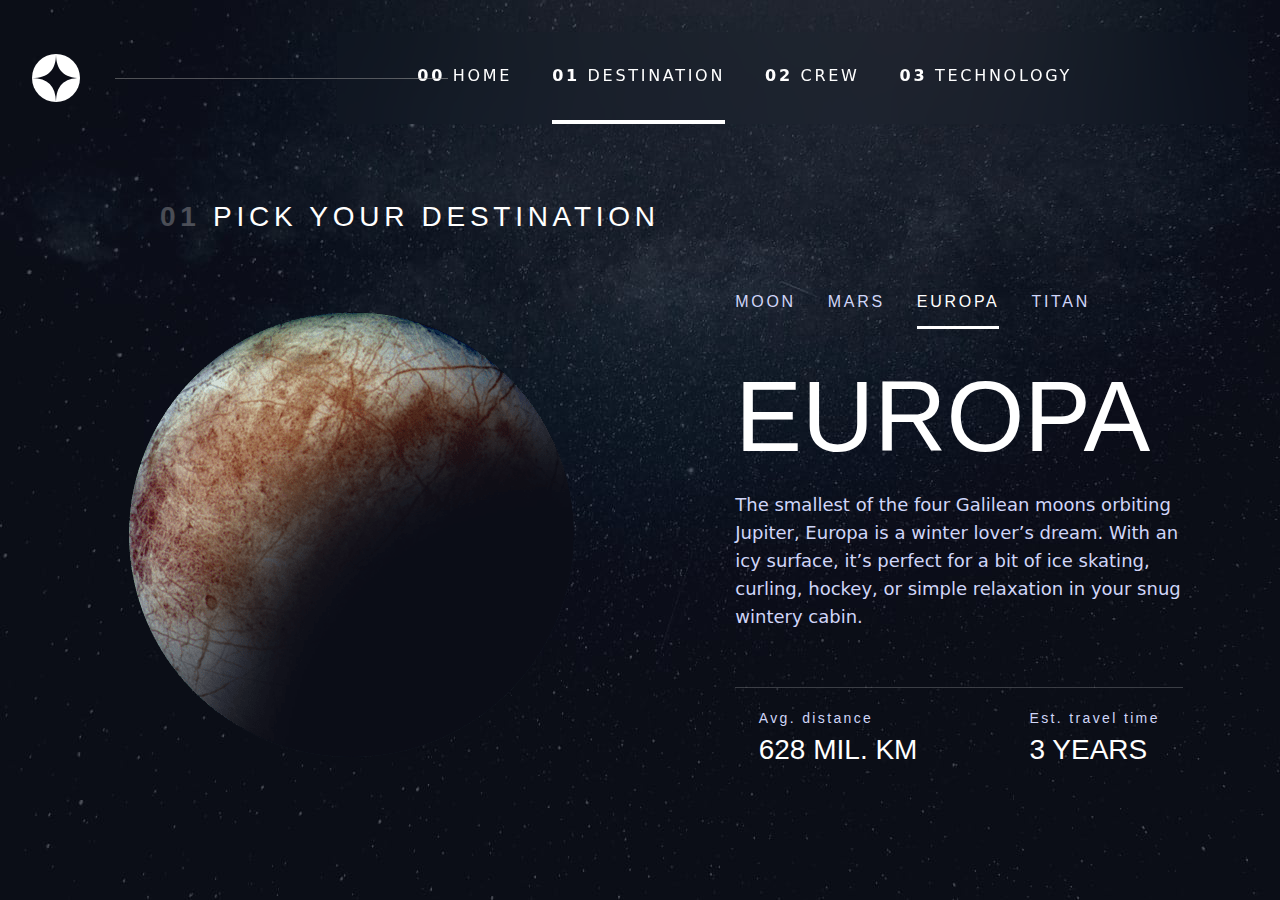
<file: destination-europa.html>
<!DOCTYPE html>
<html lang="en">
  <head>
    <meta charset="UTF-8" />
    <meta name="viewport" content="width=device-width, initial-scale=1.0" />

    <link
      rel="icon"
      type="image/png"
      sizes="32x32"
      href="./assets/favicon-32x32.png"
    />
    <link rel="stylesheet" href="styles/output.css" />
    <title>Frontend Mentor | Space tourism website</title>
  </head>
  <body
    class="bg-destination-mobile md:bg-destination-desktop font-space h-screen w-full bg-black bg-cover text-white"
  >
    <nav class="relative flex flex-row items-center justify-between p-8">
      <a href="/" class="logo h-[40px] w-[40px] lg:h-[48px] lg:w-[48px]">
        <img src="./assets//shared/logo.svg" alt="logo" srcset="" />
      </a>
      <div class="` relative hidden backdrop-blur-xl backdrop-filter md:block">
        <div
          class="line absolute top-[50%] right-[50rem] z-50 hidden h-[0.5px] bg-[#979797] opacity-50 backdrop-blur-xl backdrop-filter lg:block lg:w-[18vw] xl:w-[26vw]"
        ></div>
        <ul
          class="flex cursor-pointer flex-row space-x-10 uppercase tracking-[2.7px] lg:w-full lg:pr-44 lg:pl-20"
        >
          <a href="/"
            ><li
              class="border-b-4 border-transparent py-8 hover:border-gray-500"
            >
              <b>00</b> Home
            </li></a
          >
          <a href="/destination-moon.html"
            ><li class="border-b-4 border-white py-8">
              <b>01</b> Destination
            </li></a
          >
          <a href="/crew-commander.html"
            ><li
              class="border-b-4 border-transparent py-8 hover:border-gray-500"
            >
              <b>02</b> Crew
            </li></a
          >
          <a href="/technology-vehicle.html"
            ><li
              class="border-b-4 border-transparent py-8 hover:border-gray-500"
            >
              <b>03</b> Technology
            </li></a
          >
        </ul>
      </div>
      <div class="hamburger md:hidden">
        <svg xmlns="http://www.w3.org/2000/svg" width="24" height="21">
          <g fill="#D0D6F9" fill-rule="evenodd">
            <path d="M0 0h24v3H0zM0 9h24v3H0zM0 18h24v3H0z" />
          </g>
        </svg>
      </div>
      <aside
        class="side-nav bg-[rgba(255, 0, 0, 0.5)] absolute top-0 right-0 bottom-0 left-auto h-screen w-[70vw] origin-right scale-x-0 backdrop-blur-2xl backdrop-filter transition-all duration-300 md:hidden"
      >
        <div class="close-btn m-5 flex justify-end">
          <svg xmlns="http://www.w3.org/2000/svg" width="20" height="21">
            <g fill="#D0D6F9" fill-rule="evenodd">
              <path d="M2.575.954l16.97 16.97-2.12 2.122L.455 3.076z" />
              <path d="M.454 17.925L17.424.955l2.122 2.12-16.97 16.97z" />
            </g>
          </svg>
        </div>
        <ul class="mt-44 ml-10 cursor-pointer uppercase tracking-[2.7px]">
          <a href="/"
            ><li class="mb-10 border-r-4 border-transparent">
              <b>00</b> Home
            </li></a
          >
          <a href="/destination-moon.html"
            ><li class="mb-10 border-r-4 border-white hover:border-gray-500">
              <b>01</b> Destination
            </li></a
          >
          <a href="/crew-commander.html"
            ><li
              class="mb-10 border-r-4 border-transparent hover:border-gray-500"
            >
              <b>02</b> Crew
            </li></a
          >
          <a href="/technology-vehicle.html"
            ><li class="border-r-4 border-transparent hover:border-gray-500">
              <b>03</b> Technology
            </li></a
          >
        </ul>
      </aside>
    </nav>
    <main class="px-8 text-center md:text-left">
      <div
        class="font-barlow-condensed mb-10 uppercase tracking-[2.7px] md:mt-10 md:mb-20 md:text-[20px] md:tracking-[3.38px] lg:ml-32 lg:mb-10 lg:text-[28px] lg:tracking-[4.72px]"
      >
        <b class="opacity-25">01</b> Pick your destination
      </div>
      <!-- right section -->
      <div
        class="flex flex-col items-center justify-around text-center md:gap-32 lg:flex-row lg:gap-0 lg:text-left"
      >
        <div class="px-14 lg:px-8">
          <img
            src="/assets/destination/image-europa.png"
            alt="europa "
            srcset=""
          />
        </div>

        <div class="lg:w-[35vw]">
          <div class="tab-menu font-barlow-condensed uppercase">
            <ul
              class="text-space-purple mb-3 flex flex-row justify-center gap-5 text-[14px] tracking-[2.36px] md:gap-8 md:text-[16px] md:tracking-[2.7px] lg:justify-start"
            >
              <a
                href="/destination-moon.html"
                class="border-b-[3px] border-b-transparent py-3 hover:border-b-gray-500"
              >
                <li>Moon</li>
              </a>
              <a
                href="/destination-mars.html"
                class="border-b-[3px] border-b-transparent py-3 hover:border-b-gray-500"
              >
                <li>Mars</li>
              </a>
              <a
                href="/destination-europa.html"
                class="border-b-[3px] border-b-white py-3 text-white"
              >
                <li>Europa</li>
              </a>
              <a
                href="/destination-titan.html"
                class="border-b-[3px] border-b-transparent py-3 hover:border-b-gray-500"
              >
                <li>Titan</li>
              </a>
            </ul>
          </div>
          <h2
            class="font-bellefair text-[56px] uppercase md:text-[80px] lg:text-[100px]"
          >
            Europa
          </h2>
          <article
            class="text-space-purple md:-text[16px] text-[15px] leading-[25px] md:px-32 md:leading-[28px] lg:px-0 lg:text-left lg:text-[18px]"
          >
            The smallest of the four Galilean moons orbiting Jupiter, Europa is
            a winter lover’s dream. With an icy surface, it’s perfect for a bit
            of ice skating, curling, hockey, or simple relaxation in your snug
            wintery cabin.
          </article>
          <div
            class="md:p-t-10 mt-5 flex flex-col items-center justify-center gap-5 border-t-[1px] border-t-[rgba(255,255,255,0.2)] p-5 md:mt-14 md:flex-row md:gap-28"
          >
            <div>
              <div
                class="text-space-purple font-barlow-condensed text-[14px] tracking-[2.36px]"
              >
                Avg. distance
              </div>
              <div class="font-bellefair text-[28px] uppercase">
                628 MIL. km
              </div>
            </div>
            <div>
              <div
                class="text-space-purple font-barlow-condensed text-[14px] tracking-[2.36px]"
              >
                Est. travel time
              </div>
              <div class="font-bellefair text-[28px] uppercase">3 years</div>
            </div>
          </div>
        </div>
      </div>
    </main>
  </body>
  <script src="/scripts//index.js"></script>
</html>
</file>
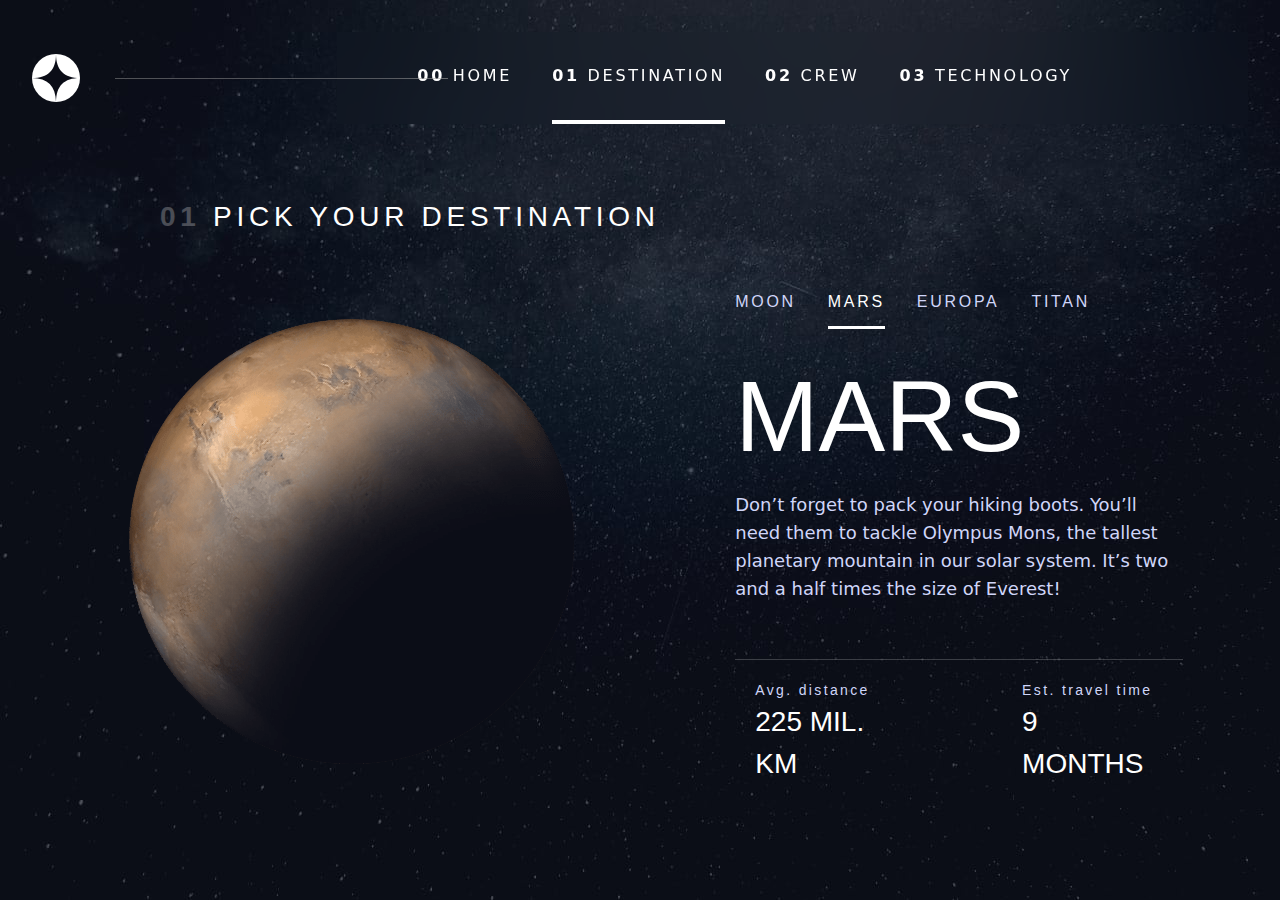
<file: destination-mars.html>
<!DOCTYPE html>
<html lang="en">
  <head>
    <meta charset="UTF-8" />
    <meta name="viewport" content="width=device-width, initial-scale=1.0" />

    <link
      rel="icon"
      type="image/png"
      sizes="32x32"
      href="./assets/favicon-32x32.png"
    />
    <link rel="stylesheet" href="styles/output.css" />
    <title>Frontend Mentor | Space tourism website</title>
  </head>
  <body
    class="bg-destination-mobile md:bg-destination-desktop font-space h-screen w-full bg-black bg-cover text-white"
  >
    <nav class="relative flex flex-row items-center justify-between p-8">
      <a href="/" class="logo h-[40px] w-[40px] lg:h-[48px] lg:w-[48px]">
        <img src="./assets//shared/logo.svg" alt="logo" srcset="" />
      </a>
      <div class="` relative hidden backdrop-blur-xl backdrop-filter md:block">
        <div
          class="line absolute top-[50%] right-[50rem] z-50 hidden h-[0.5px] bg-[#979797] opacity-50 backdrop-blur-xl backdrop-filter lg:block lg:w-[18vw] xl:w-[26vw]"
        ></div>
        <ul
          class="flex cursor-pointer flex-row space-x-10 uppercase tracking-[2.7px] lg:w-full lg:pr-44 lg:pl-20"
        >
          <a href="/"
            ><li
              class="border-b-4 border-transparent py-8 hover:border-gray-500"
            >
              <b>00</b> Home
            </li></a
          >
          <a href="/destination-moon.html"
            ><li class="border-b-4 border-white py-8">
              <b>01</b> Destination
            </li></a
          >
          <a href="/crew-commander.html"
            ><li
              class="border-b-4 border-transparent py-8 hover:border-gray-500"
            >
              <b>02</b> Crew
            </li></a
          >
          <a href="/technology-vehicle.html"
            ><li
              class="border-b-4 border-transparent py-8 hover:border-gray-500"
            >
              <b>03</b> Technology
            </li></a
          >
        </ul>
      </div>
      <div class="hamburger md:hidden">
        <svg xmlns="http://www.w3.org/2000/svg" width="24" height="21">
          <g fill="#D0D6F9" fill-rule="evenodd">
            <path d="M0 0h24v3H0zM0 9h24v3H0zM0 18h24v3H0z" />
          </g>
        </svg>
      </div>
      <aside
        class="side-nav bg-[rgba(255, 0, 0, 0.5)] absolute top-0 right-0 bottom-0 left-auto h-screen w-[70vw] origin-right scale-x-0 backdrop-blur-2xl backdrop-filter transition-all duration-300 md:hidden"
      >
        <div class="close-btn m-5 flex justify-end">
          <svg xmlns="http://www.w3.org/2000/svg" width="20" height="21">
            <g fill="#D0D6F9" fill-rule="evenodd">
              <path d="M2.575.954l16.97 16.97-2.12 2.122L.455 3.076z" />
              <path d="M.454 17.925L17.424.955l2.122 2.12-16.97 16.97z" />
            </g>
          </svg>
        </div>
        <ul class="mt-44 ml-10 cursor-pointer uppercase tracking-[2.7px]">
          <a href="/"
            ><li class="mb-10 border-r-4 border-transparent">
              <b>00</b> Home
            </li></a
          >
          <a href="/destination-moon.html"
            ><li class="mb-10 border-r-4 border-white hover:border-gray-500">
              <b>01</b> Destination
            </li></a
          >
          <a href="/crew-commander.html"
            ><li
              class="mb-10 border-r-4 border-transparent hover:border-gray-500"
            >
              <b>02</b> Crew
            </li></a
          >
          <a href="/technology-vehicle.html"
            ><li class="border-r-4 border-transparent hover:border-gray-500">
              <b>03</b> Technology
            </li></a
          >
        </ul>
      </aside>
    </nav>
    <main class="px-8 text-center md:text-left">
      <div
        class="font-barlow-condensed mb-10 uppercase tracking-[2.7px] md:mt-10 md:mb-20 md:text-[20px] md:tracking-[3.38px] lg:ml-32 lg:mb-10 lg:text-[28px] lg:tracking-[4.72px]"
      >
        <b class="opacity-25">01</b> Pick your destination
      </div>
      <!-- right section -->
      <div
        class="flex flex-col items-center justify-around text-center md:gap-32 lg:flex-row lg:gap-0 lg:text-left"
      >
        <div class="px-14 lg:px-8">
          <img src="/assets/destination/image-mars.png" alt="mars " srcset="" />
        </div>

        <div class="lg:w-[35vw]">
          <div class="tab-menu font-barlow-condensed uppercase">
            <ul
              class="text-space-purple mb-3 flex flex-row justify-center gap-5 text-[14px] tracking-[2.36px] md:gap-8 md:text-[16px] md:tracking-[2.7px] lg:justify-start"
            >
              <a
                href="/destination-moon.html"
                class="border-b-[3px] border-b-transparent py-3 hover:border-b-gray-500"
              >
                <li>Moon</li>
              </a>
              <a
                href="/destination-mars.html"
                class="border-b-[3px] border-b-white py-3 text-white"
              >
                <li>Mars</li>
              </a>
              <a
                href="/destination-europa.html"
                class="border-b-[3px] border-b-transparent py-3 hover:border-b-gray-500"
              >
                <li>Europa</li>
              </a>
              <a
                href="/destination-titan.html"
                class="border-b-[3px] border-b-transparent py-3 hover:border-b-gray-500"
              >
                <li>Titan</li>
              </a>
            </ul>
          </div>
          <h2
            class="font-bellefair text-[56px] uppercase md:text-[80px] lg:text-[100px]"
          >
            Mars
          </h2>
          <article
            class="text-space-purple md:-text[16px] text-[15px] leading-[25px] md:px-32 md:leading-[28px] lg:px-0 lg:text-left lg:text-[18px]"
          >
            Don’t forget to pack your hiking boots. You’ll need them to tackle
            Olympus Mons, the tallest planetary mountain in our solar system.
            It’s two and a half times the size of Everest!
          </article>
          <div
            class="md:p-t-10 mt-5 flex flex-col items-center justify-center gap-5 border-t-[1px] border-t-[rgba(255,255,255,0.2)] p-5 md:mt-14 md:flex-row md:gap-28"
          >
            <div>
              <div
                class="text-space-purple font-barlow-condensed text-[14px] tracking-[2.36px]"
              >
                Avg. distance
              </div>
              <div class="font-bellefair text-[28px] uppercase">
                225 MIL. km
              </div>
            </div>
            <div>
              <div
                class="text-space-purple font-barlow-condensed text-[14px] tracking-[2.36px]"
              >
                Est. travel time
              </div>
              <div class="font-bellefair text-[28px] uppercase">9 months</div>
            </div>
          </div>
        </div>
      </div>
    </main>
  </body>
  <script src="/scripts//index.js"></script>
</html>
</file>
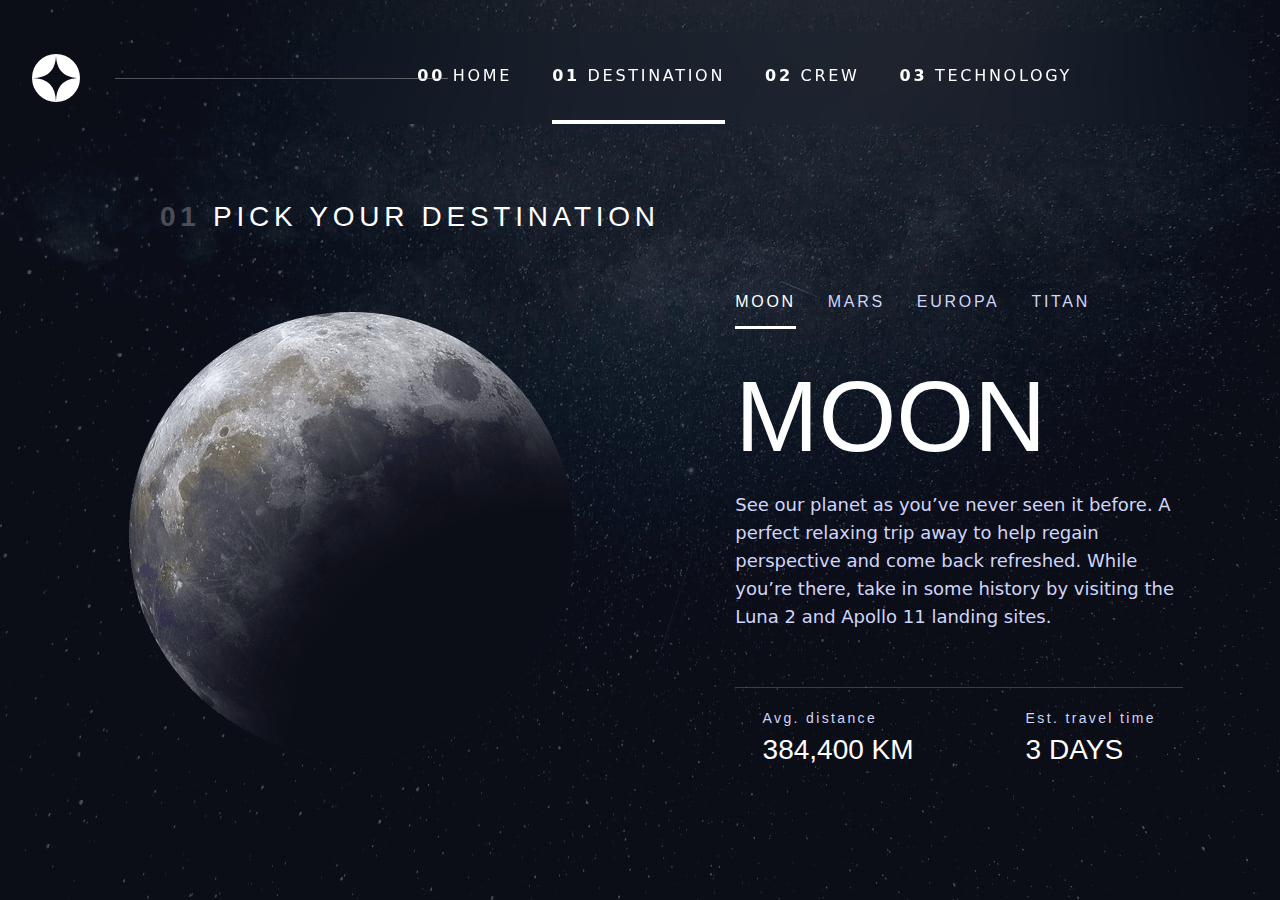
<file: destination-moon.html>
<!DOCTYPE html>
<html lang="en">
  <head>
    <meta charset="UTF-8" />
    <meta name="viewport" content="width=device-width, initial-scale=1.0" />

    <link
      rel="icon"
      type="image/png"
      sizes="32x32"
      href="./assets/favicon-32x32.png"
    />
    <link rel="stylesheet" href="styles/output.css" />
    <title>Frontend Mentor | Space tourism website</title>
  </head>
  <body
    class="bg-destination-mobile md:bg-destination-desktop font-space h-screen w-full bg-black bg-cover text-white"
  >
    <nav class="relative flex flex-row items-center justify-between p-8">
      <a href="/" class="logo h-[40px] w-[40px] lg:h-[48px] lg:w-[48px]">
        <img src="./assets//shared/logo.svg" alt="logo" srcset="" />
      </a>
      <div class="` relative hidden backdrop-blur-xl backdrop-filter md:block">
        <div
          class="line absolute top-[50%] right-[50rem] z-50 hidden h-[0.5px] bg-[#979797] opacity-50 backdrop-blur-xl backdrop-filter lg:block lg:w-[18vw] xl:w-[26vw]"
        ></div>
        <ul
          class="flex cursor-pointer flex-row space-x-10 uppercase tracking-[2.7px] lg:w-full lg:pr-44 lg:pl-20"
        >
          <a href="/"
            ><li
              class="border-b-4 border-transparent py-8 hover:border-gray-500"
            >
              <b>00</b> Home
            </li></a
          >
          <a href="/destination-moon.html"
            ><li class="border-b-4 border-white py-8">
              <b>01</b> Destination
            </li></a
          >
          <a href="/crew-commander.html"
            ><li
              class="border-b-4 border-transparent py-8 hover:border-gray-500"
            >
              <b>02</b> Crew
            </li></a
          >
          <a href="/technology-vehicle.html"
            ><li
              class="border-b-4 border-transparent py-8 hover:border-gray-500"
            >
              <b>03</b> Technology
            </li></a
          >
        </ul>
      </div>
      <div class="hamburger md:hidden">
        <svg xmlns="http://www.w3.org/2000/svg" width="24" height="21">
          <g fill="#D0D6F9" fill-rule="evenodd">
            <path d="M0 0h24v3H0zM0 9h24v3H0zM0 18h24v3H0z" />
          </g>
        </svg>
      </div>
      <aside
        class="side-nav bg-[rgba(255, 0, 0, 0.5)] absolute top-0 right-0 bottom-0 left-auto h-screen w-[70vw] origin-right scale-x-0 backdrop-blur-2xl backdrop-filter transition-all duration-300 md:hidden"
      >
        <div class="close-btn m-5 flex justify-end">
          <svg xmlns="http://www.w3.org/2000/svg" width="20" height="21">
            <g fill="#D0D6F9" fill-rule="evenodd">
              <path d="M2.575.954l16.97 16.97-2.12 2.122L.455 3.076z" />
              <path d="M.454 17.925L17.424.955l2.122 2.12-16.97 16.97z" />
            </g>
          </svg>
        </div>
        <ul class="mt-44 ml-10 cursor-pointer uppercase tracking-[2.7px]">
          <a href="/"
            ><li class="mb-10 border-r-4 border-transparent">
              <b>00</b> Home
            </li></a
          >
          <a href="/destination-moon.html"
            ><li class="mb-10 border-r-4 border-white hover:border-gray-500">
              <b>01</b> Destination
            </li></a
          >
          <a href="/crew-commander.html"
            ><li
              class="mb-10 border-r-4 border-transparent hover:border-gray-500"
            >
              <b>02</b> Crew
            </li></a
          >
          <a href="/technology-vehicle.html"
            ><li class="border-r-4 border-transparent hover:border-gray-500">
              <b>03</b> Technology
            </li></a
          >
        </ul>
      </aside>
    </nav>
    <main class="px-8 text-center md:text-left">
      <div
        class="font-barlow-condensed mb-10 uppercase tracking-[2.7px] md:mt-10 md:mb-20 md:text-[20px] lg:ml-32 md:tracking-[3.38px] lg:mb-10 lg:text-[28px] lg:tracking-[4.72px]"
      >
        <b class="opacity-25">01</b> Pick your destination
      </div>
      <!-- right section -->
      <div
        class="flex flex-col items-center justify-around text-center md:gap-32 lg:flex-row lg:gap-0 lg:text-left"
      >
        <div class="px-14 lg:px-8">
          <img src="/assets/destination/image-moon.png" alt="moon " srcset="" />
        </div>

        <div class="lg:w-[35vw]">
          <div class="tab-menu font-barlow-condensed uppercase">
            <ul
              class="text-space-purple mb-3 flex flex-row justify-center gap-5 text-[14px] tracking-[2.36px] md:gap-8 md:text-[16px] md:tracking-[2.7px] lg:justify-start"
            >
              <a
                href="/destination-moon.html"
                class="border-b-[3px] border-b-white py-3 text-white"
              >
                <li>Moon</li>
              </a>
              <a
                href="/destination-mars.html"
                class="border-b-[3px] border-b-transparent py-3 hover:border-b-gray-500"
              >
                <li>Mars</li>
              </a>
              <a
                href="/destination-europa.html"
                class="border-b-[3px] border-b-transparent py-3 hover:border-b-gray-500"
              >
                <li>Europa</li>
              </a>
              <a
                href="/destination-titan.html"
                class="border-b-[3px] border-b-transparent py-3 hover:border-b-gray-500"
              >
                <li>Titan</li>
              </a>
            </ul>
          </div>
          <h2
            class="font-bellefair text-[56px] uppercase md:text-[80px] lg:text-[100px]"
          >
            Moon
          </h2>
          <article
            class="text-space-purple md:-text[16px] text-[15px] leading-[25px] md:px-32 md:leading-[28px] lg:px-0 lg:text-left lg:text-[18px]"
          >
            See our planet as you’ve never seen it before. A perfect relaxing
            trip away to help regain perspective and come back refreshed. While
            you’re there, take in some history by visiting the Luna 2 and Apollo
            11 landing sites.
          </article>
          <div
            class="md:p-t-10 mt-5 flex flex-col items-center justify-center gap-5 border-t-[1px] border-t-[rgba(255,255,255,0.2)] p-5 md:mt-14 md:flex-row md:gap-28"
          >
            <div>
              <div
                class="text-space-purple font-barlow-condensed text-[14px] tracking-[2.36px]"
              >
                Avg. distance
              </div>
              <div class="font-bellefair text-[28px] uppercase">384,400 km</div>
            </div>
            <div>
              <div
                class="text-space-purple font-barlow-condensed text-[14px] tracking-[2.36px]"
              >
                Est. travel time
              </div>
              <div class="font-bellefair text-[28px] uppercase">3 days</div>
            </div>
          </div>
        </div>
      </div>
    </main>
  </body>
  <script src="/scripts//index.js"></script>
</html>
</file>
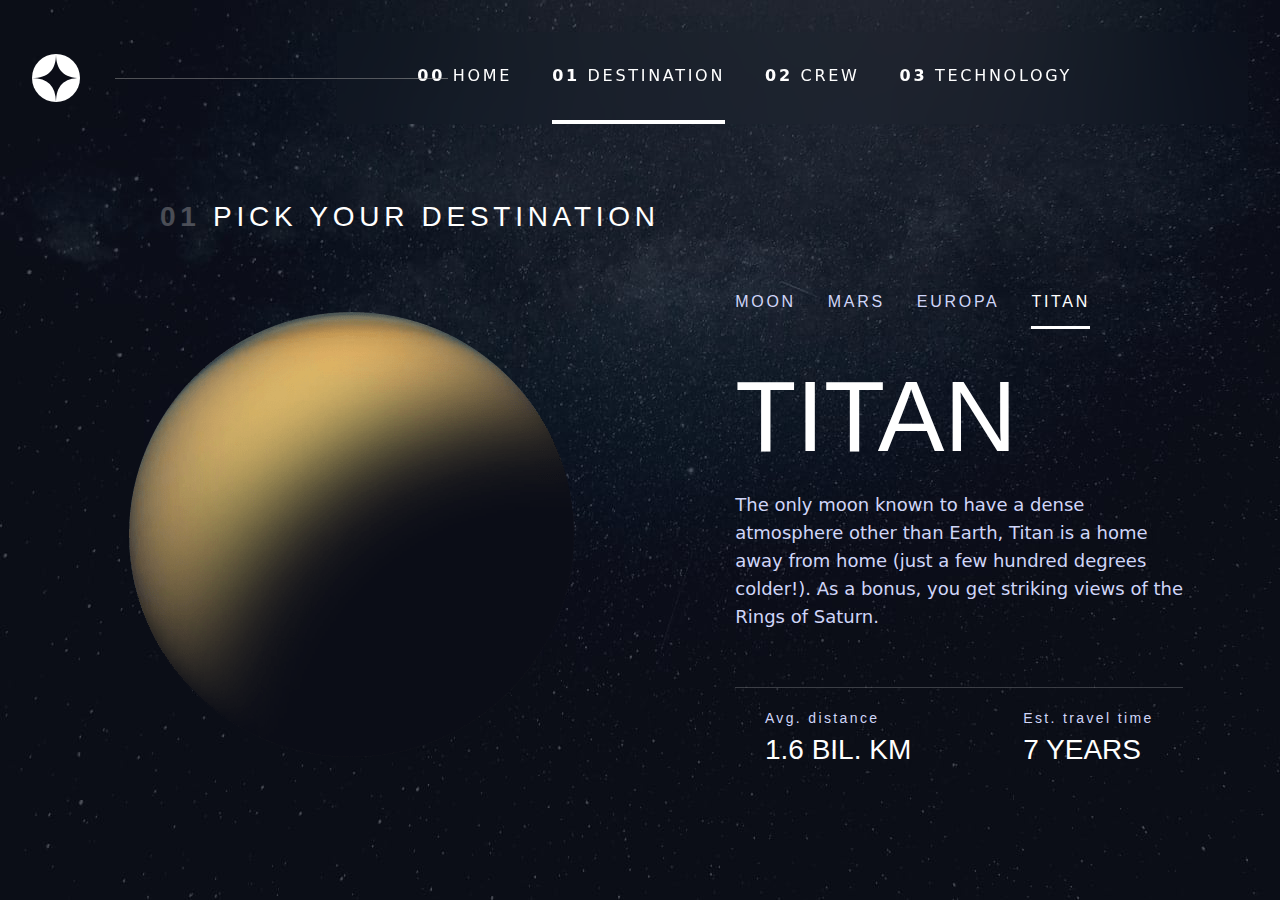
<file: destination-titan.html>
<!DOCTYPE html>
<html lang="en">
  <head>
    <meta charset="UTF-8" />
    <meta name="viewport" content="width=device-width, initial-scale=1.0" />

    <link
      rel="icon"
      type="image/png"
      sizes="32x32"
      href="./assets/favicon-32x32.png"
    />
    <link rel="stylesheet" href="styles/output.css" />
    <title>Frontend Mentor | Space tourism website</title>
  </head>
  <body
    class="bg-destination-mobile md:bg-destination-desktop font-space h-screen w-full bg-black bg-cover text-white"
  >
    <nav class="relative flex flex-row items-center justify-between p-8">
      <a href="/" class="logo h-[40px] w-[40px] lg:h-[48px] lg:w-[48px]">
        <img src="./assets//shared/logo.svg" alt="logo" srcset="" />
      </a>
      <div class="` relative hidden backdrop-blur-xl backdrop-filter md:block">
        <div
          class="line absolute top-[50%] right-[50rem] z-50 hidden h-[0.5px] bg-[#979797] opacity-50 backdrop-blur-xl backdrop-filter lg:block lg:w-[18vw] xl:w-[26vw]"
        ></div>
        <ul
          class="flex cursor-pointer flex-row space-x-10 uppercase tracking-[2.7px] lg:w-full lg:pr-44 lg:pl-20"
        >
          <a href="/"
            ><li
              class="border-b-4 border-transparent py-8 hover:border-gray-500"
            >
              <b>00</b> Home
            </li></a
          >
          <a href="/destination-moon.html"
            ><li class="border-b-4 border-white py-8">
              <b>01</b> Destination
            </li></a
          >
          <a href="/crew-commander.html"
            ><li
              class="border-b-4 border-transparent py-8 hover:border-gray-500"
            >
              <b>02</b> Crew
            </li></a
          >
          <a href="/technology-vehicle.html"
            ><li
              class="border-b-4 border-transparent py-8 hover:border-gray-500"
            >
              <b>03</b> Technology
            </li></a
          >
        </ul>
      </div>
      <div class="hamburger md:hidden">
        <svg xmlns="http://www.w3.org/2000/svg" width="24" height="21">
          <g fill="#D0D6F9" fill-rule="evenodd">
            <path d="M0 0h24v3H0zM0 9h24v3H0zM0 18h24v3H0z" />
          </g>
        </svg>
      </div>
      <aside
        class="side-nav bg-[rgba(255, 0, 0, 0.5)] absolute top-0 right-0 bottom-0 left-auto h-screen w-[70vw] origin-right scale-x-0 backdrop-blur-2xl backdrop-filter transition-all duration-300 md:hidden"
      >
        <div class="close-btn m-5 flex justify-end">
          <svg xmlns="http://www.w3.org/2000/svg" width="20" height="21">
            <g fill="#D0D6F9" fill-rule="evenodd">
              <path d="M2.575.954l16.97 16.97-2.12 2.122L.455 3.076z" />
              <path d="M.454 17.925L17.424.955l2.122 2.12-16.97 16.97z" />
            </g>
          </svg>
        </div>
        <ul class="mt-44 ml-10 cursor-pointer uppercase tracking-[2.7px]">
          <a href="/"
            ><li class="mb-10 border-r-4 border-transparent">
              <b>00</b> Home
            </li></a
          >
          <a href="/destination-moon.html"
            ><li class="mb-10 border-r-4 border-white hover:border-gray-500">
              <b>01</b> Destination
            </li></a
          >
          <a href="/crew-commander.html"
            ><li
              class="mb-10 border-r-4 border-transparent hover:border-gray-500"
            >
              <b>02</b> Crew
            </li></a
          >
          <a href="/technology-vehicle.html"
            ><li class="border-r-4 border-transparent hover:border-gray-500">
              <b>03</b> Technology
            </li></a
          >
        </ul>
      </aside>
    </nav>
    <main class="px-8 text-center md:text-left">
      <div
        class="font-barlow-condensed mb-10 uppercase tracking-[2.7px] md:mt-10 md:mb-20 md:text-[20px] md:tracking-[3.38px] lg:ml-32 lg:mb-10 lg:text-[28px] lg:tracking-[4.72px]"
      >
        <b class="opacity-25">01</b> Pick your destination
      </div>
      <!-- right section -->
      <div
        class="flex flex-col items-center justify-around text-center md:gap-32 lg:flex-row lg:gap-0 lg:text-left"
      >
        <div class="px-14 lg:px-8">
          <img src="/assets/destination/image-titan.png" alt="moon " srcset="" />
        </div>

        <div class="lg:w-[35vw]">
          <div class="tab-menu font-barlow-condensed uppercase">
            <ul
              class="text-space-purple mb-3 flex flex-row justify-center gap-5 text-[14px] tracking-[2.36px] md:gap-8 md:text-[16px] md:tracking-[2.7px] lg:justify-start"
            >
              <a
                href="/destination-moon.html"
                class="border-b-[3px] border-b-transparent py-3 hover:border-b-gray-500"
              >
                <li>Moon</li>
              </a>
              <a
                href="/destination-mars.html"
                class="border-b-[3px] border-b-transparent py-3 hover:border-b-gray-500"
              >
                <li>Mars</li>
              </a>
              <a
                href="/destination-europa.html"
                class="border-b-[3px] border-b-transparent py-3 hover:border-b-gray-500"
              >
                <li>Europa</li>
              </a>
              <a
                href="/destination-titan.html"
                class="border-b-[3px] border-b-white py-3 text-white"
              >
                <li>Titan</li>
              </a>
            </ul>
          </div>
          <h2
            class="font-bellefair text-[56px] uppercase md:text-[80px] lg:text-[100px]"
          >
            Titan
          </h2>
          <article
            class="text-space-purple md:-text[16px] text-[15px] leading-[25px] md:px-32 md:leading-[28px] lg:px-0 lg:text-left lg:text-[18px]"
          >
            The only moon known to have a dense atmosphere other than Earth,
            Titan is a home away from home (just a few hundred degrees colder!).
            As a bonus, you get striking views of the Rings of Saturn.
          </article>
          <div
            class="md:p-t-10 mt-5 flex flex-col items-center justify-center gap-5 border-t-[1px] border-t-[rgba(255,255,255,0.2)] p-5 md:mt-14 md:flex-row md:gap-28"
          >
            <div>
              <div
                class="text-space-purple font-barlow-condensed text-[14px] tracking-[2.36px]"
              >
                Avg. distance
              </div>
              <div class="font-bellefair text-[28px] uppercase">
                1.6 BIL. km
              </div>
            </div>
            <div>
              <div
                class="text-space-purple font-barlow-condensed text-[14px] tracking-[2.36px]"
              >
                Est. travel time
              </div>
              <div class="font-bellefair text-[28px] uppercase">7 years</div>
            </div>
          </div>
        </div>
      </div>
    </main>
  </body>
  <script src="/scripts//index.js"></script>
</html>
</file>
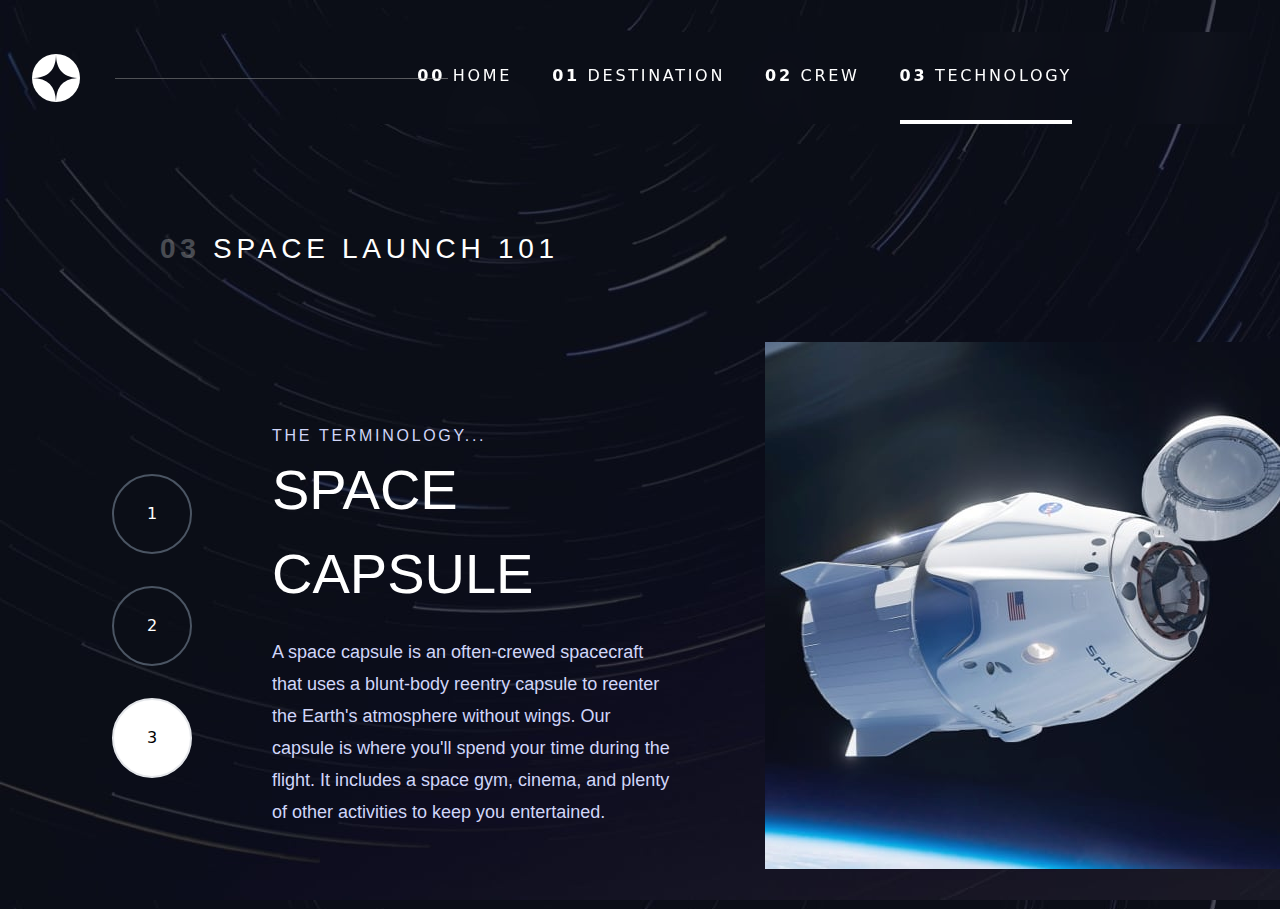
<file: technology-capsule.html>
<!DOCTYPE html>
<html lang="en">
  <head>
    <meta charset="UTF-8" />
    <meta name="viewport" content="width=device-width, initial-scale=1.0" />

    <link
      rel="icon"
      type="image/png"
      sizes="32x32"
      href="./assets/favicon-32x32.png"
    />
    <link rel="stylesheet" href="styles/output.css" />
    <script src="scripts/index.js" defer></script>
    <title>Frontend Mentor | Space tourism website</title>
  </head>
  <body
    class="bg-technology-mobile md:bg-technology-tablet lg:bg-technology-desktop font-space h-screen w-full bg-black bg-cover text-white"
  >
    <nav class="relative flex flex-row items-center justify-between p-8">
      <a href="/" class="logo h-[40px] w-[40px] lg:h-[48px] lg:w-[48px]">
        <img src="./assets//shared/logo.svg" alt="logo" srcset="" />
      </a>
      <div class="` relative hidden backdrop-blur-xl backdrop-filter md:block">
        <div
          class="line absolute top-[50%] right-[50rem] z-50 hidden h-[0.5px] bg-[#979797] opacity-50 backdrop-blur-xl backdrop-filter lg:block lg:w-[18vw] xl:w-[26vw]"
        ></div>
        <ul
          class="flex cursor-pointer flex-row space-x-10 uppercase tracking-[2.7px] lg:w-full lg:pr-44 lg:pl-20"
        >
          <a href="/"
            ><li
              class="border-b-4 border-transparent py-8 hover:border-gray-500"
            >
              <b>00</b> Home
            </li></a
          >
          <a href="/destination-moon.html"
            ><li
              class="border-b-4 border-transparent py-8 hover:border-gray-500"
            >
              <b>01</b> Destination
            </li></a
          >
          <a href="/crew-commander.html"
            ><li
              class="border-b-4 border-transparent py-8 hover:border-gray-500"
            >
              <b>02</b> Crew
            </li></a
          >
          <a href="/technology-vehicle.html"
            ><li class="border-b-4 border-white py-8">
              <b>03</b> Technology
            </li></a
          >
        </ul>
      </div>
      <div class="hamburger md:hidden">
        <svg xmlns="http://www.w3.org/2000/svg" width="24" height="21">
          <g fill="#D0D6F9" fill-rule="evenodd">
            <path d="M0 0h24v3H0zM0 9h24v3H0zM0 18h24v3H0z" />
          </g>
        </svg>
      </div>
      <aside
        class="side-nav bg-[rgba(255, 0, 0, 0.5)] absolute top-0 right-0 bottom-0 left-auto h-screen w-[70vw] origin-right scale-x-0 backdrop-blur-2xl backdrop-filter transition-all duration-300 md:hidden"
      >
        <div class="close-btn m-5 flex justify-end">
          <svg xmlns="http://www.w3.org/2000/svg" width="20" height="21">
            <g fill="#D0D6F9" fill-rule="evenodd">
              <path d="M2.575.954l16.97 16.97-2.12 2.122L.455 3.076z" />
              <path d="M.454 17.925L17.424.955l2.122 2.12-16.97 16.97z" />
            </g>
          </svg>
        </div>
        <ul class="mt-44 ml-10 cursor-pointer uppercase tracking-[2.7px]">
          <a href="/"
            ><li class="mb-10 border-r-4 border-transparent">
              <b>00</b> Home
            </li></a
          >
          <a href="/destination-moon.html"
            ><li class="mb-10 border-r-4 border-white hover:border-gray-500">
              <b>01</b> Destination
            </li></a
          >
          <a href="/crew-commander.html"
            ><li
              class="mb-10 border-r-4 border-transparent hover:border-gray-500"
            >
              <b>02</b> Crew
            </li></a
          >
          <a href="/technology-vehicle.html"
            ><li class="border-r-4 border-transparent hover:border-gray-500">
              <b>03</b> Technology
            </li></a
          >
        </ul>
      </aside>
    </nav>

    <main class="px-0 md:text-left">
      <div
        class="font-barlow-condensed mb-8 p-8 uppercase tracking-[2.7px] md:mt-10 md:mb-16 md:text-[20px] md:tracking-[3.38px] lg:ml-32 lg:mb-10 lg:text-[28px] lg:tracking-[4.72px]"
      >
        <b class="opacity-25">03</b> Space launch 101
      </div>
      <div
        class="flex flex-col items-center justify-center lg:flex-row-reverse lg:justify-between"
      >
        <div class="">
          <img
            src="/assets/technology/image-space-capsule-portrait.jpg"
            alt="mars "
            srcset=""
            class="hidden lg:mb-10 lg:block"
          />
          <img
            src="/assets/technology/image-space-capsule-landscape.jpg"
            alt="mars "
            srcset=""
            class="w-screen lg:hidden"
          />
        </div>

        <div
          class="lg mx-8 flex flex-col items-center text-center lg:w-[50%] lg:flex-row lg:pl-20 lg:text-left"
        >
          <div
            id="number-nav"
            class="my-8 flex flex-row gap-4 lg:flex-col lg:gap-8"
          >
            <a
              href="/technology-vehicle.html"
              class="flex h-[40px] w-[40px] items-center justify-center rounded-full border-2 border-gray-600 hover:border-white md:h-[60px] md:w-[60px] lg:h-[80px] lg:w-[80px]"
            >
              1
            </a>
            <a
              href="/technology-spaceport.html"
              class="flex h-[40px] w-[40px] items-center justify-center rounded-full border-2 border-gray-600 hover:border-white md:h-[60px] md:w-[60px] lg:h-[80px] lg:w-[80px]"
            >
              2
            </a>
            <a
              href="technology-capsule.html"
              class="border-gray-white flex h-[40px] w-[40px] items-center justify-center rounded-full border-2 bg-white text-black md:h-[60px] md:w-[60px] lg:h-[80px] lg:w-[80px]"
            >
              3
            </a>
          </div>
          <div class="lg:pl-20">
            <div
              class="text-space-purple font-barlow-condensed text-[14px] uppercase tracking-[2.36px] md:text-[16px] md:tracking-[2.7px]"
            >
              The terminology...
            </div>
            <div
              id="title"
              class="font-bellefair mb-5 text-[24px] uppercase md:text-[40px] lg:text-[56px]"
            >
              SPACE CAPSULE
            </div>
            <article
              class="font-barlow text-space-purple text-[15px] leading-[25px] md:mx-28 md:text-[16px] md:leading-[28px] lg:mx-0 lg:text-[18px] lg:leading-[32px]"
            >
              A space capsule is an often-crewed spacecraft that uses a
              blunt-body reentry capsule to reenter the Earth's atmosphere
              without wings. Our capsule is where you'll spend your time during
              the flight. It includes a space gym, cinema, and plenty of other
              activities to keep you entertained.
            </article>
          </div>
        </div>
      </div>
    </main>
  </body>
</html>
</file>
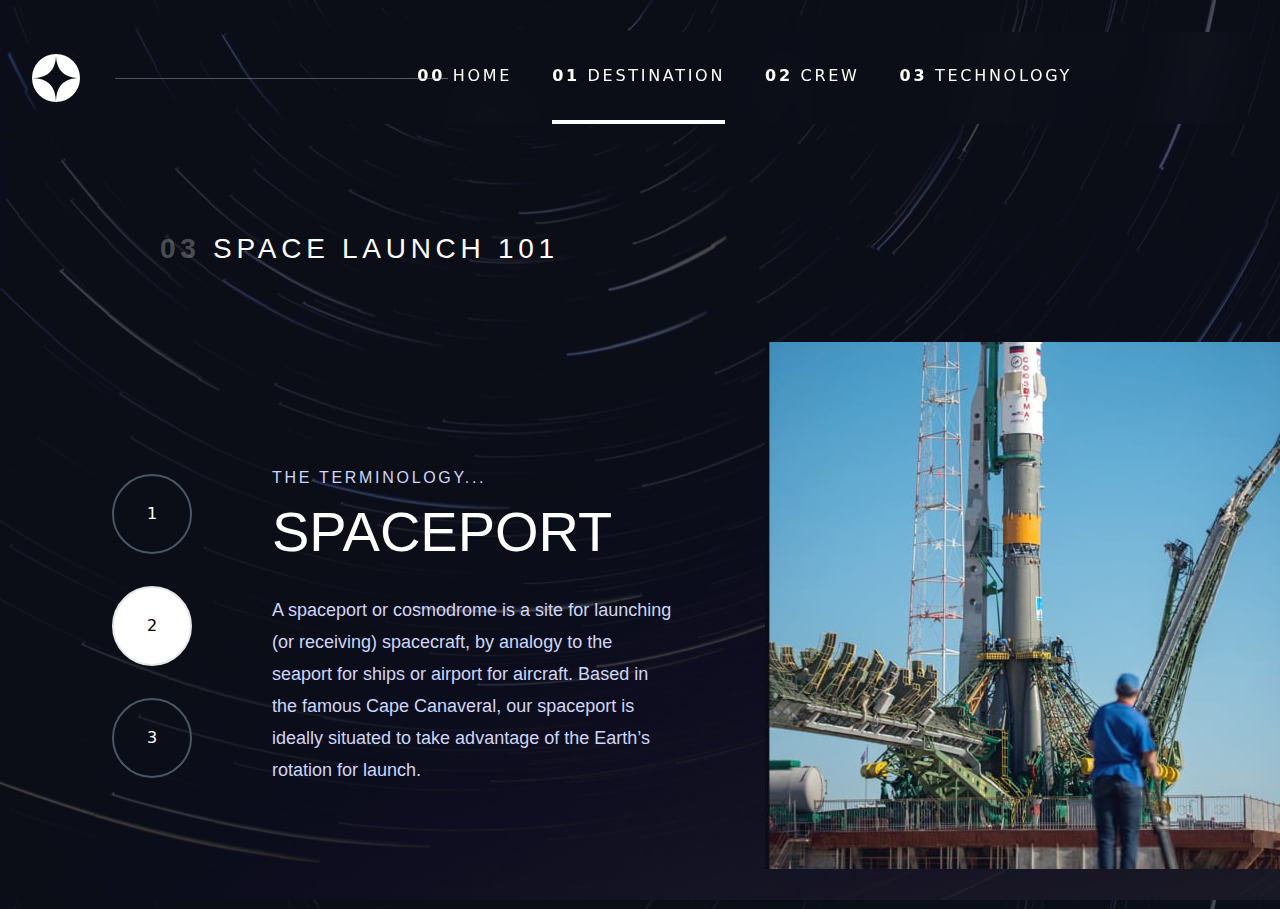
<file: technology-spaceport.html>
<!DOCTYPE html>
<html lang="en">
  <head>
    <meta charset="UTF-8" />
    <meta name="viewport" content="width=device-width, initial-scale=1.0" />

    <link
      rel="icon"
      type="image/png"
      sizes="32x32"
      href="./assets/favicon-32x32.png"
    />
    <link rel="stylesheet" href="styles/output.css" />
    <script src="scripts/index.js" defer></script>
    <title>Frontend Mentor | Space tourism website</title>
  </head>
  <body
    class="bg-technology-mobile md:bg-technology-tablet lg:bg-technology-desktop font-space h-screen w-full bg-black bg-cover text-white"
  >
    <nav class="relative flex flex-row items-center justify-between p-8">
      <a href="/" class="logo h-[40px] w-[40px] lg:h-[48px] lg:w-[48px]">
        <img src="./assets//shared/logo.svg" alt="logo" srcset="" />
      </a>
      <div class="` relative hidden backdrop-blur-xl backdrop-filter md:block">
        <div
          class="line absolute top-[50%] right-[50rem] z-50 hidden h-[0.5px] bg-[#979797] opacity-50 backdrop-blur-xl backdrop-filter lg:block lg:w-[18vw] xl:w-[26vw]"
        ></div>
        <ul
          class="flex cursor-pointer flex-row space-x-10 uppercase tracking-[2.7px] lg:w-full lg:pr-44 lg:pl-20"
        >
          <a href="/"
            ><li
              class="border-b-4 border-transparent py-8 hover:border-gray-500"
            >
              <b>00</b> Home
            </li></a
          >
          <a href="/destination-moon.html"
            ><li class="border-b-4 border-white py-8">
              <b>01</b> Destination
            </li></a
          >
          <a href="/crew-commander.html"
            ><li
              class="border-b-4 border-transparent py-8 hover:border-gray-500"
            >
              <b>02</b> Crew
            </li></a
          >
          <a href="/technology-vehicle.html"
            ><li
              class="border-b-4 border-transparent py-8 hover:border-gray-500"
            >
              <b>03</b> Technology
            </li></a
          >
        </ul>
      </div>
      <div class="hamburger md:hidden">
        <svg xmlns="http://www.w3.org/2000/svg" width="24" height="21">
          <g fill="#D0D6F9" fill-rule="evenodd">
            <path d="M0 0h24v3H0zM0 9h24v3H0zM0 18h24v3H0z" />
          </g>
        </svg>
      </div>
      <aside
        class="side-nav bg-[rgba(255, 0, 0, 0.5)] absolute top-0 right-0 bottom-0 left-auto h-screen w-[70vw] origin-right scale-x-0 backdrop-blur-2xl backdrop-filter transition-all duration-300 md:hidden"
      >
        <div class="close-btn m-5 flex justify-end">
          <svg xmlns="http://www.w3.org/2000/svg" width="20" height="21">
            <g fill="#D0D6F9" fill-rule="evenodd">
              <path d="M2.575.954l16.97 16.97-2.12 2.122L.455 3.076z" />
              <path d="M.454 17.925L17.424.955l2.122 2.12-16.97 16.97z" />
            </g>
          </svg>
        </div>
        <ul class="mt-44 ml-10 cursor-pointer uppercase tracking-[2.7px]">
          <a href="/"
            ><li class="mb-10 border-r-4 border-transparent">
              <b>00</b> Home
            </li></a
          >
          <a href="/destination-moon.html"
            ><li class="border-r-4 border-transparent hover:border-gray-500">
              <b>01</b> Destination
            </li></a
          >
          <a href="/crew-commander.html"
            ><li
              class="mb-10 border-r-4 border-transparent hover:border-gray-500"
            >
              <b>02</b> Crew
            </li></a
          >
          <a href="/technology-vehicle.html"
            ><li class="mb-10 border-r-4 border-white hover:border-gray-500">
              <b>03</b> Technology
            </li></a
          >
        </ul>
      </aside>
    </nav>

    <main class="px-0 md:text-left">
      <div
        class="font-barlow-condensed mb-8 p-8 uppercase tracking-[2.7px] md:mt-10 md:mb-16 md:text-[20px] md:tracking-[3.38px] lg:ml-32 lg:mb-10 lg:text-[28px] lg:tracking-[4.72px]"
      >
        <b class="opacity-25">03</b> Space launch 101
      </div>
      <div
        class="flex flex-col items-center justify-center lg:flex-row-reverse lg:justify-between"
      >
        <div class="">
          <img
            src="/assets/technology/image-spaceport-portrait.jpg"
            alt="mars "
            srcset=""
            class="hidden lg:mb-10 lg:block"
          />
          <img
            src="/assets/technology/image-spaceport-landscape.jpg"
            alt="mars "
            srcset=""
            class="w-screen lg:hidden"
          />
        </div>

        <div
          class="lg mx-8 flex flex-col items-center text-center lg:w-[50%] lg:flex-row lg:pl-20 lg:text-left"
        >
          <div
            id="number-nav"
            class="my-8 flex flex-row gap-4 lg:flex-col lg:gap-8"
          >
            <a
              href="/technology-vehicle.html"
              class="flex h-[40px] w-[40px] items-center justify-center rounded-full border-2 border-gray-600 hover:border-white md:h-[60px] md:w-[60px] lg:h-[80px] lg:w-[80px]"
            >
              1
            </a>
            <a
              href="/technology-spaceport.html"
              class="border-gray-white flex h-[40px] w-[40px] items-center justify-center rounded-full border-2 bg-white text-black md:h-[60px] md:w-[60px] lg:h-[80px] lg:w-[80px]"
            >
              2
            </a>
            <a
              href="technology-capsule.html"
              class="flex h-[40px] w-[40px] items-center justify-center rounded-full border-2 border-gray-600 hover:border-white md:h-[60px] md:w-[60px] lg:h-[80px] lg:w-[80px]"
            >
              3
            </a>
          </div>
          <div class="lg:pl-20">
            <div
              class="text-space-purple font-barlow-condensed text-[14px] uppercase tracking-[2.36px] md:text-[16px] md:tracking-[2.7px]"
            >
              The terminology...
            </div>
            <div
              id="title"
              class="font-bellefair mb-5 text-[24px] uppercase md:text-[40px] lg:text-[56px]"
            >
              SPACEPORT
            </div>
            <article
              class="font-barlow text-space-purple text-[15px] leading-[25px] md:mx-28 md:text-[16px] md:leading-[28px] lg:mx-0 lg:text-[18px] lg:leading-[32px]"
            >
              A spaceport or cosmodrome is a site for launching (or receiving)
              spacecraft, by analogy to the seaport for ships or airport for
              aircraft. Based in the famous Cape Canaveral, our spaceport is
              ideally situated to take advantage of the Earth’s rotation for
              launch.
            </article>
          </div>
        </div>
      </div>
    </main>
  </body>
</html>
</file>
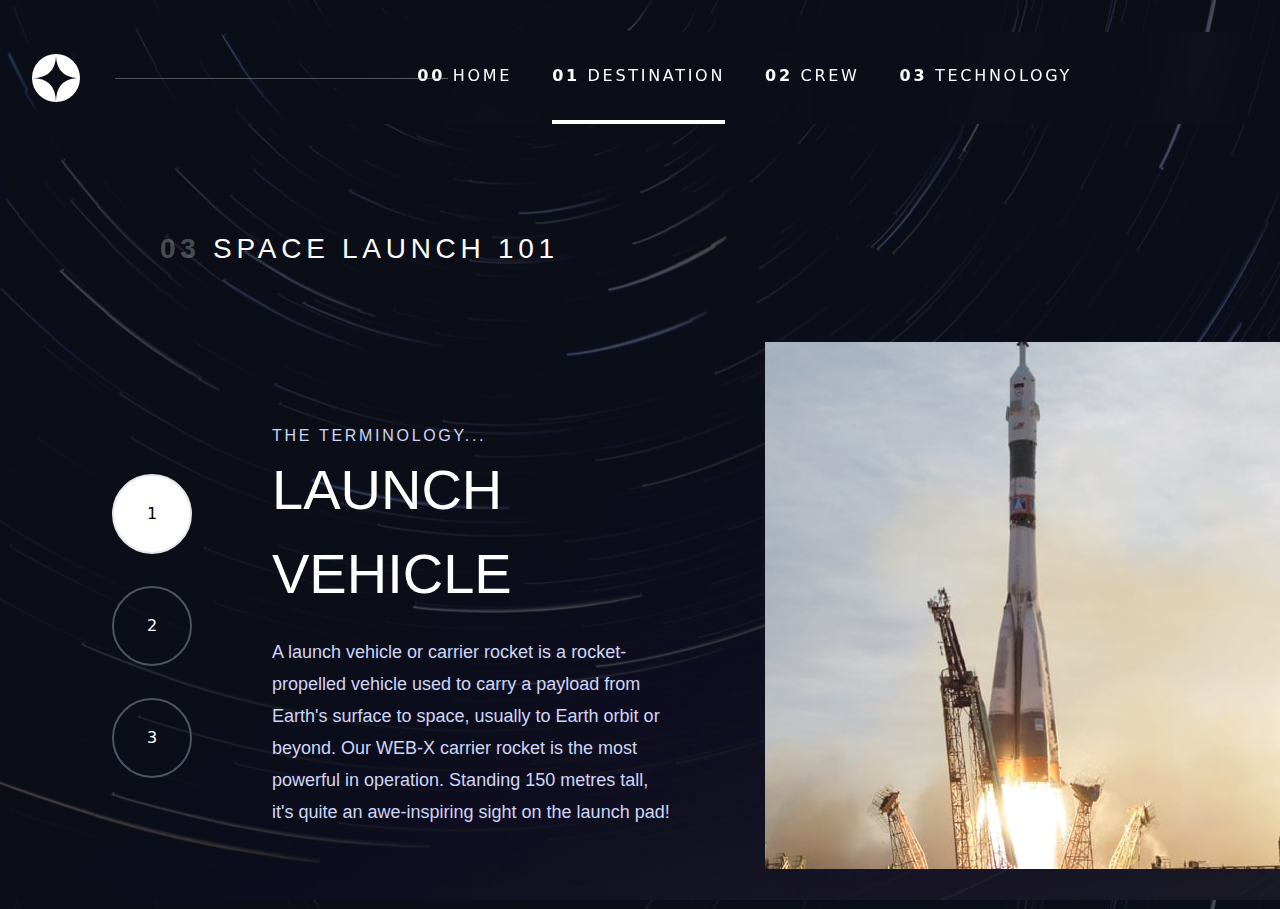
<file: technology-vehicle.html>
<!DOCTYPE html>
<html lang="en">
  <head>
    <meta charset="UTF-8" />
    <meta name="viewport" content="width=device-width, initial-scale=1.0" />

    <link
      rel="icon"
      type="image/png"
      sizes="32x32"
      href="./assets/favicon-32x32.png"
    />
    <link rel="stylesheet" href="styles/output.css" />
    <script src="scripts/index.js" defer></script>
    <title>Frontend Mentor | Space tourism website</title>
  </head>
  <body
    class="bg-technology-mobile md:bg-technology-tablet lg:bg-technology-desktop font-space h-screen w-full bg-black bg-cover text-white"
  >
    <nav class="relative flex flex-row items-center justify-between p-8">
      <a href="/" class="logo h-[40px] w-[40px] lg:h-[48px] lg:w-[48px]">
        <img src="./assets//shared/logo.svg" alt="logo" srcset="" />
      </a>
      <div class="` relative hidden backdrop-blur-xl backdrop-filter md:block">
        <div
          class="line absolute top-[50%] right-[50rem] z-50 hidden h-[0.5px] bg-[#979797] opacity-50 backdrop-blur-xl backdrop-filter lg:block lg:w-[18vw] xl:w-[26vw]"
        ></div>
        <ul
          class="flex cursor-pointer flex-row space-x-10 uppercase tracking-[2.7px] lg:w-full lg:pr-44 lg:pl-20"
        >
          <a href="/"
            ><li
              class="border-b-4 border-transparent py-8 hover:border-gray-500"
            >
              <b>00</b> Home
            </li></a
          >
          <a href="/destination-moon.html"
            ><li class="border-b-4 border-white py-8">
              <b>01</b> Destination
            </li></a
          >
          <a href="/crew-commander.html"
            ><li
              class="border-b-4 border-transparent py-8 hover:border-gray-500"
            >
              <b>02</b> Crew
            </li></a
          >
          <a href="/technology-vehicle.html"
            ><li
              class="border-b-4 border-transparent py-8 hover:border-gray-500"
            >
              <b>03</b> Technology
            </li></a
          >
        </ul>
      </div>
      <div class="hamburger md:hidden">
        <svg xmlns="http://www.w3.org/2000/svg" width="24" height="21">
          <g fill="#D0D6F9" fill-rule="evenodd">
            <path d="M0 0h24v3H0zM0 9h24v3H0zM0 18h24v3H0z" />
          </g>
        </svg>
      </div>
      <aside
        class="side-nav bg-[rgba(255, 0, 0, 0.5)] absolute top-0 right-0 bottom-0 left-auto h-screen w-[70vw] origin-right scale-x-0 backdrop-blur-2xl backdrop-filter transition-all duration-300 md:hidden"
      >
        <div class="close-btn m-5 flex justify-end">
          <svg xmlns="http://www.w3.org/2000/svg" width="20" height="21">
            <g fill="#D0D6F9" fill-rule="evenodd">
              <path d="M2.575.954l16.97 16.97-2.12 2.122L.455 3.076z" />
              <path d="M.454 17.925L17.424.955l2.122 2.12-16.97 16.97z" />
            </g>
          </svg>
        </div>
        <ul class="mt-44 ml-10 cursor-pointer uppercase tracking-[2.7px]">
          <a href="/"
            ><li class="mb-10 border-r-4 border-transparent">
              <b>00</b> Home
            </li></a
          >
          <a href="/destination-moon.html"
            ><li class="mb-10 border-r-4 border-white hover:border-gray-500">
              <b>01</b> Destination
            </li></a
          >
          <a href="/crew-commander.html"
            ><li
              class="mb-10 border-r-4 border-transparent hover:border-gray-500"
            >
              <b>02</b> Crew
            </li></a
          >
          <a href="/technology-vehicle.html"
            ><li class="border-r-4 border-transparent hover:border-gray-500">
              <b>03</b> Technology
            </li></a
          >
        </ul>
      </aside>
    </nav>

    <main class="px-0 md:text-left">
      <div
        class="font-barlow-condensed mb-8 p-8 uppercase tracking-[2.7px] md:mt-10 md:mb-16 md:text-[20px] md:tracking-[3.38px] lg:ml-32 lg:mb-10 lg:text-[28px] lg:tracking-[4.72px]"
      >
        <b class="opacity-25">03</b> Space launch 101
      </div>
      <div
        class="flex flex-col items-center justify-center lg:flex-row-reverse lg:justify-between"
      >
        <div class="">
          <img
            src="/assets/technology/image-launch-vehicle-portrait.jpg"
            alt="mars "
            srcset=""
            class="hidden lg:mb-10 lg:block"
          />
          <img
            src="/assets/technology/image-launch-vehicle-landscape.jpg"
            alt="mars "
            srcset=""
            class="w-screen lg:hidden"
          />
        </div>

        <div
          class="lg mx-8 flex flex-col items-center text-center lg:w-[50%] lg:flex-row lg:pl-20 lg:text-left"
        >
          <div
            id="number-nav"
            class="my-8 flex flex-row gap-4 lg:flex-col lg:gap-8"
          >
            <a
              href="/technology-vehicle.html"
              class="border-gray-white flex h-[40px] w-[40px] items-center justify-center rounded-full border-2 bg-white text-black md:h-[60px] md:w-[60px] lg:h-[80px] lg:w-[80px]"
            >
              1
            </a>
            <a
              href="/technology-spaceport.html"
              class="flex h-[40px] w-[40px] items-center justify-center rounded-full border-2 border-gray-600 hover:border-white md:h-[60px] md:w-[60px] lg:h-[80px] lg:w-[80px]"
            >
              2
            </a>
            <a
              href="technology-capsule.html"
              class="flex h-[40px] w-[40px] items-center justify-center rounded-full border-2 border-gray-600 hover:border-white md:h-[60px] md:w-[60px] lg:h-[80px] lg:w-[80px]"
            >
              3
            </a>
          </div>
          <div class="lg:pl-20">
            <div
              class="text-space-purple font-barlow-condensed text-[14px] uppercase tracking-[2.36px] md:text-[16px] md:tracking-[2.7px]"
            >
              The terminology...
            </div>
            <div
              id="title"
              class="font-bellefair mb-5 text-[24px] uppercase md:text-[40px] lg:text-[56px]"
            >
              Launch vehicle
            </div>
            <article
              class="font-barlow text-space-purple text-[15px] leading-[25px] md:mx-28 md:text-[16px] md:leading-[28px] lg:mx-0 lg:text-[18px] lg:leading-[32px]"
            >
              A launch vehicle or carrier rocket is a rocket-propelled vehicle
              used to carry a payload from Earth's surface to space, usually to
              Earth orbit or beyond. Our WEB-X carrier rocket is the most
              powerful in operation. Standing 150 metres tall, it's quite an
              awe-inspiring sight on the launch pad!
            </article>
          </div>
        </div>
      </div>
    </main>
  </body>
</html>
</file>
<file: styles/output.css>
/*! tailwindcss v3.0.23 | MIT License | https://tailwindcss.com*/*,:after,:before{box-sizing:border-box;border:0 solid #e5e7eb}:after,:before{--tw-content:""}html{line-height:1.5;-webkit-text-size-adjust:100%;-moz-tab-size:4;-o-tab-size:4;tab-size:4;font-family:ui-sans-serif,system-ui,-apple-system,BlinkMacSystemFont,Segoe UI,Roboto,Helvetica Neue,Arial,Noto Sans,sans-serif,Apple Color Emoji,Segoe UI Emoji,Segoe UI Symbol,Noto Color Emoji}body{margin:0;line-height:inherit}hr{height:0;color:inherit;border-top-width:1px}abbr:where([title]){-webkit-text-decoration:underline dotted;text-decoration:underline dotted}h1,h2,h3,h4,h5,h6{font-size:inherit;font-weight:inherit}a{color:inherit;text-decoration:inherit}b,strong{font-weight:bolder}code,kbd,pre,samp{font-family:ui-monospace,SFMono-Regular,Menlo,Monaco,Consolas,Liberation Mono,Courier New,monospace;font-size:1em}small{font-size:80%}sub,sup{font-size:75%;line-height:0;position:relative;vertical-align:initial}sub{bottom:-.25em}sup{top:-.5em}table{text-indent:0;border-color:inherit;border-collapse:collapse}button,input,optgroup,select,textarea{font-family:inherit;font-size:100%;line-height:inherit;color:inherit;margin:0;padding:0}button,select{text-transform:none}[type=button],[type=reset],[type=submit],button{-webkit-appearance:button;background-color:initial;background-image:none}:-moz-focusring{outline:auto}:-moz-ui-invalid{box-shadow:none}progress{vertical-align:initial}::-webkit-inner-spin-button,::-webkit-outer-spin-button{height:auto}[type=search]{-webkit-appearance:textfield;outline-offset:-2px}::-webkit-search-decoration{-webkit-appearance:none}::-webkit-file-upload-button{-webkit-appearance:button;font:inherit}summary{display:list-item}blockquote,dd,dl,figure,h1,h2,h3,h4,h5,h6,hr,p,pre{margin:0}fieldset{margin:0}fieldset,legend{padding:0}menu,ol,ul{list-style:none;margin:0;padding:0}textarea{resize:vertical}input::-moz-placeholder,textarea::-moz-placeholder{opacity:1;color:#9ca3af}input:-ms-input-placeholder,textarea:-ms-input-placeholder{opacity:1;color:#9ca3af}input::placeholder,textarea::placeholder{opacity:1;color:#9ca3af}[role=button],button{cursor:pointer}:disabled{cursor:default}audio,canvas,embed,iframe,img,object,svg,video{display:block;vertical-align:middle}img,video{max-width:100%;height:auto}[hidden]{display:none}*,:after,:before{--tw-translate-x:0;--tw-translate-y:0;--tw-rotate:0;--tw-skew-x:0;--tw-skew-y:0;--tw-scale-x:1;--tw-scale-y:1;--tw-pan-x: ;--tw-pan-y: ;--tw-pinch-zoom: ;--tw-scroll-snap-strictness:proximity;--tw-ordinal: ;--tw-slashed-zero: ;--tw-numeric-figure: ;--tw-numeric-spacing: ;--tw-numeric-fraction: ;--tw-ring-inset: ;--tw-ring-offset-width:0px;--tw-ring-offset-color:#fff;--tw-ring-color:#3b82f680;--tw-ring-offset-shadow:0 0 #0000;--tw-ring-shadow:0 0 #0000;--tw-shadow:0 0 #0000;--tw-shadow-colored:0 0 #0000;--tw-blur: ;--tw-brightness: ;--tw-contrast: ;--tw-grayscale: ;--tw-hue-rotate: ;--tw-invert: ;--tw-saturate: ;--tw-sepia: ;--tw-drop-shadow: ;--tw-backdrop-blur: ;--tw-backdrop-brightness: ;--tw-backdrop-contrast: ;--tw-backdrop-grayscale: ;--tw-backdrop-hue-rotate: ;--tw-backdrop-invert: ;--tw-backdrop-opacity: ;--tw-backdrop-saturate: ;--tw-backdrop-sepia: }.absolute{position:absolute}.relative{position:relative}.top-\[50\%\]{top:50%}.right-\[50rem\]{right:50rem}.top-0{top:0}.right-0{right:0}.bottom-0{bottom:0}.left-auto{left:auto}.z-50{z-index:50}.m-5{margin:1.25rem}.my-10{margin-top:2.5rem;margin-bottom:2.5rem}.my-2{margin-top:.5rem;margin-bottom:.5rem}.mx-8{margin-left:2rem;margin-right:2rem}.my-8{margin-top:2rem;margin-bottom:2rem}.mt-44{margin-top:11rem}.ml-10{margin-left:2.5rem}.mb-10{margin-bottom:2.5rem}.mb-3{margin-bottom:.75rem}.mt-5{margin-top:1.25rem}.mt-\[12\%\]{margin-top:12%}.mb-5{margin-bottom:1.25rem}.mb-8{margin-bottom:2rem}.flex{display:flex}.hidden{display:none}.h-screen{height:100vh}.h-\[40px\]{height:40px}.h-\[0\.5px\]{height:.5px}.h-3{height:.75rem}.h-48{height:12rem}.w-full{width:100%}.w-\[40px\]{width:40px}.w-\[70vw\]{width:70vw}.w-3{width:.75rem}.w-48{width:12rem}.w-screen{width:100vw}.origin-right{transform-origin:right}.scale-x-0{--tw-scale-x:0}.scale-x-0,.scale-x-100{transform:translate(var(--tw-translate-x),var(--tw-translate-y)) rotate(var(--tw-rotate)) skewX(var(--tw-skew-x)) skewY(var(--tw-skew-y)) scaleX(var(--tw-scale-x)) scaleY(var(--tw-scale-y))}.scale-x-100{--tw-scale-x:1}.cursor-pointer{cursor:pointer}.flex-row{flex-direction:row}.flex-col{flex-direction:column}.items-start{align-items:flex-start}.items-center{align-items:center}.justify-end{justify-content:flex-end}.justify-center{justify-content:center}.justify-between{justify-content:space-between}.justify-around{justify-content:space-around}.gap-3{gap:.75rem}.gap-5{gap:1.25rem}.gap-20{gap:5rem}.gap-4{gap:1rem}.space-x-10>:not([hidden])~:not([hidden]){--tw-space-x-reverse:0;margin-right:calc(2.5rem*var(--tw-space-x-reverse));margin-left:calc(2.5rem*(1 - var(--tw-space-x-reverse)))}.space-y-3>:not([hidden])~:not([hidden]){--tw-space-y-reverse:0;margin-top:calc(.75rem*(1 - var(--tw-space-y-reverse)));margin-bottom:calc(.75rem*var(--tw-space-y-reverse))}.self-start{align-self:flex-start}.self-center{align-self:center}.rounded-full{border-radius:9999px}.border-2{border-width:2px}.border-b-4{border-bottom-width:4px}.border-r-4{border-right-width:4px}.border-b-\[1px\]{border-bottom-width:1px}.border-b-\[3px\]{border-bottom-width:3px}.border-t-\[1px\]{border-top-width:1px}.border-transparent{border-color:#0000}.border-white{--tw-border-opacity:1;border-color:rgb(255 255 255/var(--tw-border-opacity))}.border-gray-500{--tw-border-opacity:1;border-color:rgb(107 114 128/var(--tw-border-opacity))}.border-gray-600{--tw-border-opacity:1;border-color:rgb(75 85 99/var(--tw-border-opacity))}.border-b-transparent{border-bottom-color:#0000}.border-b-white{--tw-border-opacity:1;border-bottom-color:rgb(255 255 255/var(--tw-border-opacity))}.border-t-\[rgba\(255\2c 255\2c 255\2c 0\.2\)\]{border-top-color:#fff3}.bg-black{--tw-bg-opacity:1;background-color:rgb(0 0 0/var(--tw-bg-opacity))}.bg-\[\#979797\]{--tw-bg-opacity:1;background-color:rgb(151 151 151/var(--tw-bg-opacity))}.bg-white{--tw-bg-opacity:1;background-color:rgb(255 255 255/var(--tw-bg-opacity))}.bg-gray-500{--tw-bg-opacity:1;background-color:rgb(107 114 128/var(--tw-bg-opacity))}.bg-crew-mobile{background-image:url(/assets/crew/background-crew-mobile.jpg)}.bg-destination-mobile{background-image:url(/assets/destination/background-destination-mobile.jpg)}.bg-hero-bg-mobile{background-image:url(/assets/home/background-home-mobile.jpg)}.bg-technology-mobile{background-image:url(/assets/technology/background-technology-mobile.jpg)}.bg-cover{background-size:cover}.p-8{padding:2rem}.p-5{padding:1.25rem}.py-8{padding-top:2rem;padding-bottom:2rem}.px-8{padding-left:2rem;padding-right:2rem}.px-14{padding-left:3.5rem;padding-right:3.5rem}.py-3{padding-top:.75rem;padding-bottom:.75rem}.px-0{padding-left:0;padding-right:0}.text-center{text-align:center}.align-bottom{vertical-align:bottom}.font-barlow-condensed{font-family:Barlow Condensed,sans-serif}.font-bellefair{font-family:Bellefair,sans-serif}.font-barlow{font-family:Barlow,sans-serif}.text-\[24px\]{font-size:24px}.text-\[15px\]{font-size:15px}.text-\[14px\]{font-size:14px}.text-\[56px\]{font-size:56px}.text-\[28px\]{font-size:28px}.text-8xl{font-size:6rem;line-height:1}.text-\[18px\]{font-size:18px}.text-\[20px\]{font-size:20px}.uppercase{text-transform:uppercase}.leading-\[25px\]{line-height:25px}.leading-6{line-height:1.5rem}.tracking-\[2\.7px\]{letter-spacing:2.7px}.tracking-\[2\.36px\]{letter-spacing:2.36px}.tracking-widest{letter-spacing:.1em}.tracking-normal{letter-spacing:0}.tracking-\[1\.25px\]{letter-spacing:1.25px}.text-white{--tw-text-opacity:1;color:rgb(255 255 255/var(--tw-text-opacity))}.text-space-purple{--tw-text-opacity:1;color:rgb(208 214 249/var(--tw-text-opacity))}.text-black{--tw-text-opacity:1;color:rgb(0 0 0/var(--tw-text-opacity))}.opacity-50{opacity:.5}.opacity-25{opacity:.25}.opacity-40{opacity:.4}.ring-\[rgba\(225\2c 225\2c 225\2c 0\.2\)\]{--tw-ring-color:#e1e1e133}.backdrop-blur-xl{--tw-backdrop-blur:blur(24px)}.backdrop-blur-2xl,.backdrop-blur-xl{-webkit-backdrop-filter:var(--tw-backdrop-blur) var(--tw-backdrop-brightness) var(--tw-backdrop-contrast) var(--tw-backdrop-grayscale) var(--tw-backdrop-hue-rotate) var(--tw-backdrop-invert) var(--tw-backdrop-opacity) var(--tw-backdrop-saturate) var(--tw-backdrop-sepia);backdrop-filter:var(--tw-backdrop-blur) var(--tw-backdrop-brightness) var(--tw-backdrop-contrast) var(--tw-backdrop-grayscale) var(--tw-backdrop-hue-rotate) var(--tw-backdrop-invert) var(--tw-backdrop-opacity) var(--tw-backdrop-saturate) var(--tw-backdrop-sepia)}.backdrop-blur-2xl{--tw-backdrop-blur:blur(40px)}.backdrop-filter{-webkit-backdrop-filter:var(--tw-backdrop-blur) var(--tw-backdrop-brightness) var(--tw-backdrop-contrast) var(--tw-backdrop-grayscale) var(--tw-backdrop-hue-rotate) var(--tw-backdrop-invert) var(--tw-backdrop-opacity) var(--tw-backdrop-saturate) var(--tw-backdrop-sepia);backdrop-filter:var(--tw-backdrop-blur) var(--tw-backdrop-brightness) var(--tw-backdrop-contrast) var(--tw-backdrop-grayscale) var(--tw-backdrop-hue-rotate) var(--tw-backdrop-invert) var(--tw-backdrop-opacity) var(--tw-backdrop-saturate) var(--tw-backdrop-sepia)}.transition-all{transition-property:all;transition-timing-function:cubic-bezier(.4,0,.2,1);transition-duration:.15s}.transition{transition-property:color,background-color,border-color,fill,stroke,opacity,box-shadow,transform,filter,-webkit-text-decoration-color,-webkit-backdrop-filter;transition-property:color,background-color,border-color,text-decoration-color,fill,stroke,opacity,box-shadow,transform,filter,backdrop-filter;transition-property:color,background-color,border-color,text-decoration-color,fill,stroke,opacity,box-shadow,transform,filter,backdrop-filter,-webkit-text-decoration-color,-webkit-backdrop-filter;transition-timing-function:cubic-bezier(.4,0,.2,1);transition-duration:.15s}.duration-300{transition-duration:.3s}.ease-in-out{transition-timing-function:cubic-bezier(.4,0,.2,1)}.hover\:border-gray-500:hover{--tw-border-opacity:1;border-color:rgb(107 114 128/var(--tw-border-opacity))}.hover\:border-white:hover{--tw-border-opacity:1;border-color:rgb(255 255 255/var(--tw-border-opacity))}.hover\:border-b-gray-500:hover{--tw-border-opacity:1;border-bottom-color:rgb(107 114 128/var(--tw-border-opacity))}.hover\:ring-\[5rem\]:hover{--tw-ring-offset-shadow:var(--tw-ring-inset) 0 0 0 var(--tw-ring-offset-width) var(--tw-ring-offset-color);--tw-ring-shadow:var(--tw-ring-inset) 0 0 0 calc(5rem + var(--tw-ring-offset-width)) var(--tw-ring-color);box-shadow:var(--tw-ring-offset-shadow),var(--tw-ring-shadow),var(--tw-shadow,0 0 #0000)}@media (min-width:640px){.sm\:w-\[92\%\]{width:92%}}@media (min-width:768px){.md\:mx-28{margin-left:7rem;margin-right:7rem}.md\:mt-10{margin-top:2.5rem}.md\:mb-10{margin-bottom:2.5rem}.md\:mt-0{margin-top:0}.md\:mb-0{margin-bottom:0}.md\:mb-20{margin-bottom:5rem}.md\:mt-14{margin-top:3.5rem}.md\:mb-16{margin-bottom:4rem}.md\:block{display:block}.md\:hidden{display:none}.md\:h-60{height:15rem}.md\:h-\[60px\]{height:60px}.md\:w-\[70\%\]{width:70%}.md\:w-60{width:15rem}.md\:w-\[60px\]{width:60px}.md\:flex-row{flex-direction:row}.md\:flex-col-reverse{flex-direction:column-reverse}.md\:gap-10{gap:2.5rem}.md\:gap-32{gap:8rem}.md\:gap-8{gap:2rem}.md\:gap-28{gap:7rem}.md\:self-center{align-self:center}.md\:border-0{border-width:0}.md\:bg-crew-tablet{background-image:url(/assets/crew/background-crew-tablet.jpg)}.md\:bg-destination-desktop{background-image:url(/assets/destination/background-destination-desktop.jpg)}.md\:bg-hero-bg{background-image:url(/assets/home/background-home-desktop.jpg)}.md\:bg-technology-tablet{background-image:url(/assets/technology/background-technology-tablet.jpg)}.md\:px-28{padding-left:7rem;padding-right:7rem}.md\:px-14{padding-left:3.5rem;padding-right:3.5rem}.md\:px-32{padding-left:8rem;padding-right:8rem}.md\:text-left{text-align:left}.md\:text-\[20px\]{font-size:20px}.md\:text-\[24px\]{font-size:24px}.md\:text-\[40px\]{font-size:40px}.md\:text-\[16px\]{font-size:16px}.md\:text-\[80px\]{font-size:80px}.md\:text-3xl{font-size:1.875rem;line-height:2.25rem}.md\:text-\[150px\]{font-size:150px}.md\:text-\[32px\]{font-size:32px}.md\:leading-\[28px\]{line-height:28px}.md\:tracking-\[3\.38px\]{letter-spacing:3.38px}.md\:tracking-\[2\.7px\]{letter-spacing:2.7px}.md\:tracking-\[2px\]{letter-spacing:2px}}@media (min-width:1024px){.lg\:mx-0{margin-left:0;margin-right:0}.lg\:ml-32{margin-left:8rem}.lg\:mb-0{margin-bottom:0}.lg\:mr-10{margin-right:2.5rem}.lg\:ml-0{margin-left:0}.lg\:mt-8{margin-top:2rem}.lg\:mb-10{margin-bottom:2.5rem}.lg\:block{display:block}.lg\:flex{display:flex}.lg\:hidden{display:none}.lg\:h-\[48px\]{height:48px}.lg\:h-64{height:16rem}.lg\:h-\[80px\]{height:80px}.lg\:w-\[48px\]{width:48px}.lg\:w-\[18vw\]{width:18vw}.lg\:w-full{width:100%}.lg\:w-\[35vw\]{width:35vw}.lg\:w-\[40\%\]{width:40%}.lg\:w-64{width:16rem}.lg\:w-\[50\%\]{width:50%}.lg\:w-\[80px\]{width:80px}.lg\:flex-row{flex-direction:row}.lg\:flex-row-reverse{flex-direction:row-reverse}.lg\:flex-col{flex-direction:column}.lg\:justify-start{justify-content:flex-start}.lg\:justify-between{justify-content:space-between}.lg\:gap-0{gap:0}.lg\:gap-36{gap:9rem}.lg\:gap-8{gap:2rem}.lg\:self-start{align-self:flex-start}.lg\:self-end{align-self:flex-end}.lg\:bg-crew-desktop{background-image:url(/assets/crew/background-crew-desktop.jpg)}.lg\:bg-technology-desktop{background-image:url(/assets/technology/background-technology-desktop.jpg)}.lg\:px-12{padding-left:3rem;padding-right:3rem}.lg\:px-0{padding-left:0;padding-right:0}.lg\:px-8{padding-left:2rem;padding-right:2rem}.lg\:pr-44{padding-right:11rem}.lg\:pl-20{padding-left:5rem}.lg\:text-left{text-align:left}.lg\:text-justify{text-align:justify}.lg\:text-\[28px\]{font-size:28px}.lg\:text-\[18px\]{font-size:18px}.lg\:text-\[100px\]{font-size:100px}.lg\:text-\[56px\]{font-size:56px}.lg\:leading-\[32px\]{line-height:32px}.lg\:tracking-\[4\.72px\]{letter-spacing:4.72px}}@media (min-width:1280px){.xl\:w-\[26vw\]{width:26vw}}
</file>
